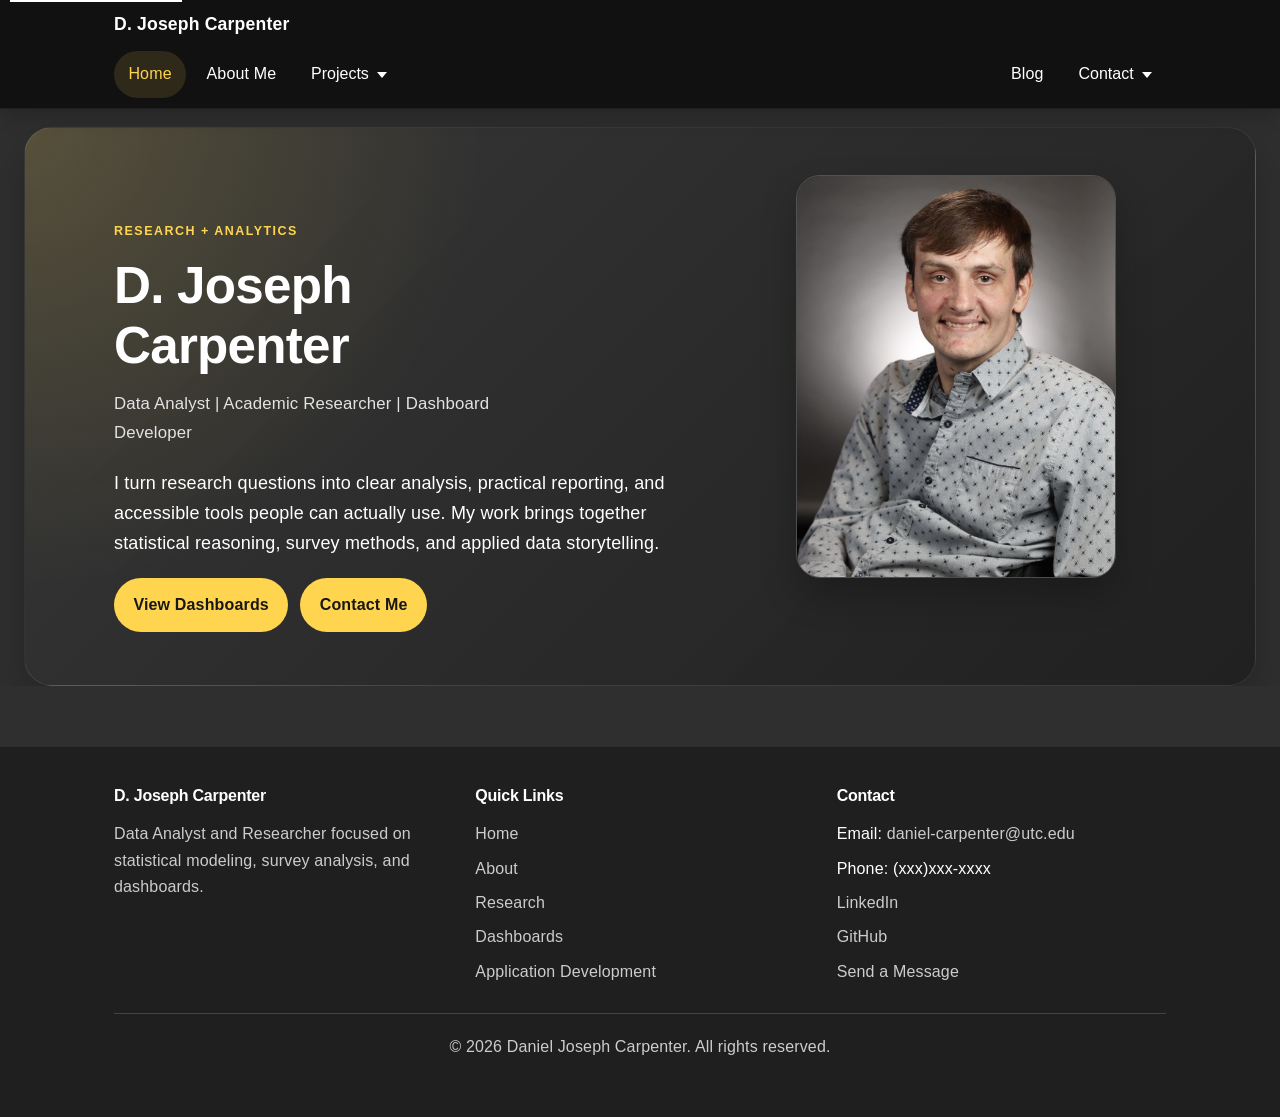
<file: index.html>
<!DOCTYPE html>
<html lang="en">
	<head>
		<meta charset="utf-8">
		<meta name="viewport" content="width=device-width, initial-scale=1">
		<title>D. Joseph Carpenter | Portfolio</title>
		<meta name="description" content="Data analytics portfolio of D. Joseph Carpenter featuring statistical modeling, survey analysis, dashboards, and data-driven insights." />
		<meta name="theme-color" content="#111111">
		<meta property="og:title" content="D. Joseph Carpenter | Portfolio">
		<meta property="og:description" content="Data analytics portfolio featuring statistical modeling, survey analysis, dashboards, research, and coding projects.">
		<meta property="og:image" content="Headshot.jpg">
		<link rel="icon" type="image/png" href="UTC logo.png">
		<link rel="stylesheet" href="site.css">
		<style>
			.hero-section {
				position: relative;
				overflow: hidden;
				padding-top: 72px;
				padding-bottom: 54px;
			}
			.hero-section::before {
				content: "";
				position: absolute;
				inset: 18px 24px 0 24px;
				border-radius: 28px;
				background:
					radial-gradient(circle at top left, rgba(255, 213, 79, 0.16), transparent 34%),
					linear-gradient(135deg, rgba(56, 56, 56, 0.92), rgba(32, 32, 32, 0.98));
				border: 1px solid rgba(255, 255, 255, 0.08);
				box-shadow: 0 18px 42px rgba(0, 0, 0, 0.22);
			}
			.hero-shell {
				position: relative;
				z-index: 1;
			}
			.hero-section .col-md-7 {margin-top: 36px;}
			.hero-title {
				max-width: 10ch;
				margin-bottom: 12px;
			}
			.hero-subtitle {margin-top: 0; margin-bottom: 0; max-width: 48ch;}
			.hero-text {margin-top: 22px; font-size: 18px; max-width: 58ch;}
			.hero-image-wrap {
				position: relative;
				display: flex;
				justify-content: center;
			}
			.hero-image-wrap::before {
				content: "";
				position: absolute;
				width: 330px;
				height: 330px;
				border-radius: 50%;
				background: radial-gradient(circle, rgba(255, 213, 79, 0.22), rgba(255, 213, 79, 0.02) 68%, transparent 72%);
				filter: blur(4px);
			}
			.hero-image {
				position: relative;
				width: 320px;
				border-radius: 24px;
				margin-top: -6px;
				max-width: 100%;
				border: 1px solid rgba(255, 255, 255, 0.18);
				box-shadow: 0 18px 36px rgba(0, 0, 0, 0.24);
			}
			@media (max-width: 767px) {
				.hero-section {
					padding-top: 34px;
					padding-bottom: 22px;
				}
				.hero-section::before {
					inset: 8px 12px 0 12px;
					border-radius: 22px;
				}
				.hero-section .col-md-7 {margin-top: 0;}
				.hero-text {font-size: 16px;}
				.hero-image-wrap::before {
					width: 250px;
					height: 250px;
				}
				.hero-image {width: 240px; margin: 30px auto 0; border-radius: 18px;}
			}
		</style>
	</head>
	<body>
		<a href="#main-content" class="skip-link">Skip to main content</a>
		<nav class="navbar navbar-inverse" aria-label="Primary">
		  <div class="container">
			<div class="navbar-header">
			  <button type="button" class="navbar-toggle collapsed" aria-controls="site-navbar" aria-expanded="false">
				<span class="sr-only">Toggle navigation</span>
				<span class="icon-bar"></span>
				<span class="icon-bar"></span>
				<span class="icon-bar"></span>
			  </button>
			  <a class="navbar-brand" href="index.html">D. Joseph Carpenter</a>
			</div>
			<div class="collapse navbar-collapse" id="site-navbar">
			  <ul class="nav navbar-nav">
				<li class="active"><a href="index.html" aria-current="page">Home <span class="sr-only">(current)</span></a></li>
				<li><a href="About_me.html">About Me</a></li>
				<li class="dropdown">
					<button type="button" class="dropdown-toggle" aria-haspopup="true" aria-expanded="false">Projects <span class="caret" aria-hidden="true"></span></button>
					<ul class="dropdown-menu">
						<li><a href="Research.html">Research</a></li>
						<li><a href="Dashboards.html">Dashboards</a></li>
						<li><a href="appDev.html">Application Development</a></li>
					</ul>
				</li>
			  </ul>
			  <ul class="nav navbar-nav navbar-right">
				<li><a href="Blog.html">Blog</a></li>
				<li class="dropdown">
					<button type="button" class="dropdown-toggle" aria-haspopup="true" aria-expanded="false">Contact <span class="caret" aria-hidden="true"></span></button>
					<ul class="dropdown-menu">
						<li><a href="Contact_Info.html">Contact Information</a></li>
						<li><a href="Resume_CV.html">Resume/CV</a></li>
						<li><a href="https://www.linkedin.com/in/daniel-carpenter-a06634197/" target="_blank" rel="noopener noreferrer" aria-label="LinkedIn profile opens in a new tab">LinkedIn</a></li>
						<li><a href="https://github.com/Joe4747549" target="_blank" rel="noopener noreferrer" aria-label="GitHub profile opens in a new tab">GitHub</a></li>
						<li role="separator" class="divider"></li>
						<li><a href="Send_Message.html">Send a Message</a></li>
					</ul>
				</li>
			  </ul>
			</div>
		  </div>
		</nav>
		<main id="main-content">
			<div class="hero-section page-section">
				<div class="container hero-shell">
					<div class="row">
						<div class="col-md-7">
							<p class="eyebrow">Research + Analytics</p>
							<h1 class="hero-title">D. Joseph Carpenter</h1>
							<p class="hero-subtitle">Data Analyst | Academic Researcher | Dashboard Developer</p>
							<p class="hero-text">
								I turn research questions into clear analysis, practical reporting, and accessible tools people can actually use. My work brings together statistical reasoning, survey methods, and applied data storytelling.
							</p>
							<div class="button-row">
								<a href="Dashboards.html" class="btn btn-primary" aria-label="View data dashboards">View Dashboards</a>
								<a href="Contact_Info.html" class="btn btn-primary" aria-label="Go to contact information page">Contact Me</a>
							</div>
						</div>
						<div class="col-md-5">
							<div class="hero-image-wrap">
							<img src="Headshot.jpg" alt="Professional headshot of D. Joseph Carpenter." class="hero-image">
							</div>
						</div>
					</div>
				</div>
			</div>
		</main>
		<footer class="footer">
			<div class="container">
				<div class="row">
					<div class="col-md-4">
						<h4>D. Joseph Carpenter</h4>
						<p>Data Analyst and Researcher focused on statistical modeling, survey analysis, and dashboards.</p>
					</div>
					<div class="col-md-4">
						<h4>Quick Links</h4>
						<ul class="footer-links">
							<li><a href="index.html">Home</a></li>
							<li><a href="About_me.html">About</a></li>
							<li><a href="Research.html">Research</a></li>
							<li><a href="Dashboards.html">Dashboards</a></li>
							<li><a href="appDev.html">Application Development</a></li>
						</ul>
					</div>
					<div class="col-md-4">
						<h4>Contact</h4>
						<ul class="footer-links">
							<li>Email: <a href="mailto:daniel-carpenter@utc.edu">daniel-carpenter@utc.edu</a></li>
							<li>Phone: (xxx)xxx-xxxx</li>
							<li><a href="https://www.linkedin.com/in/daniel-carpenter-a06634197/" target="_blank" rel="noopener noreferrer" aria-label="LinkedIn profile opens in a new tab">LinkedIn</a></li>
							<li><a href="https://github.com/Joe4747549" target="_blank" rel="noopener noreferrer" aria-label="GitHub profile opens in a new tab">GitHub</a></li>
							<li><a href="Send_Message.html">Send a Message</a></li>
						</ul>
					</div>
				</div>
				<hr>
				<div class="text-center">
					<p>&copy; 2026 Daniel Joseph Carpenter. All rights reserved.</p>
				</div>
			</div>
		</footer>
		<script src="site.js"></script>
	</body>
</html>
</file>
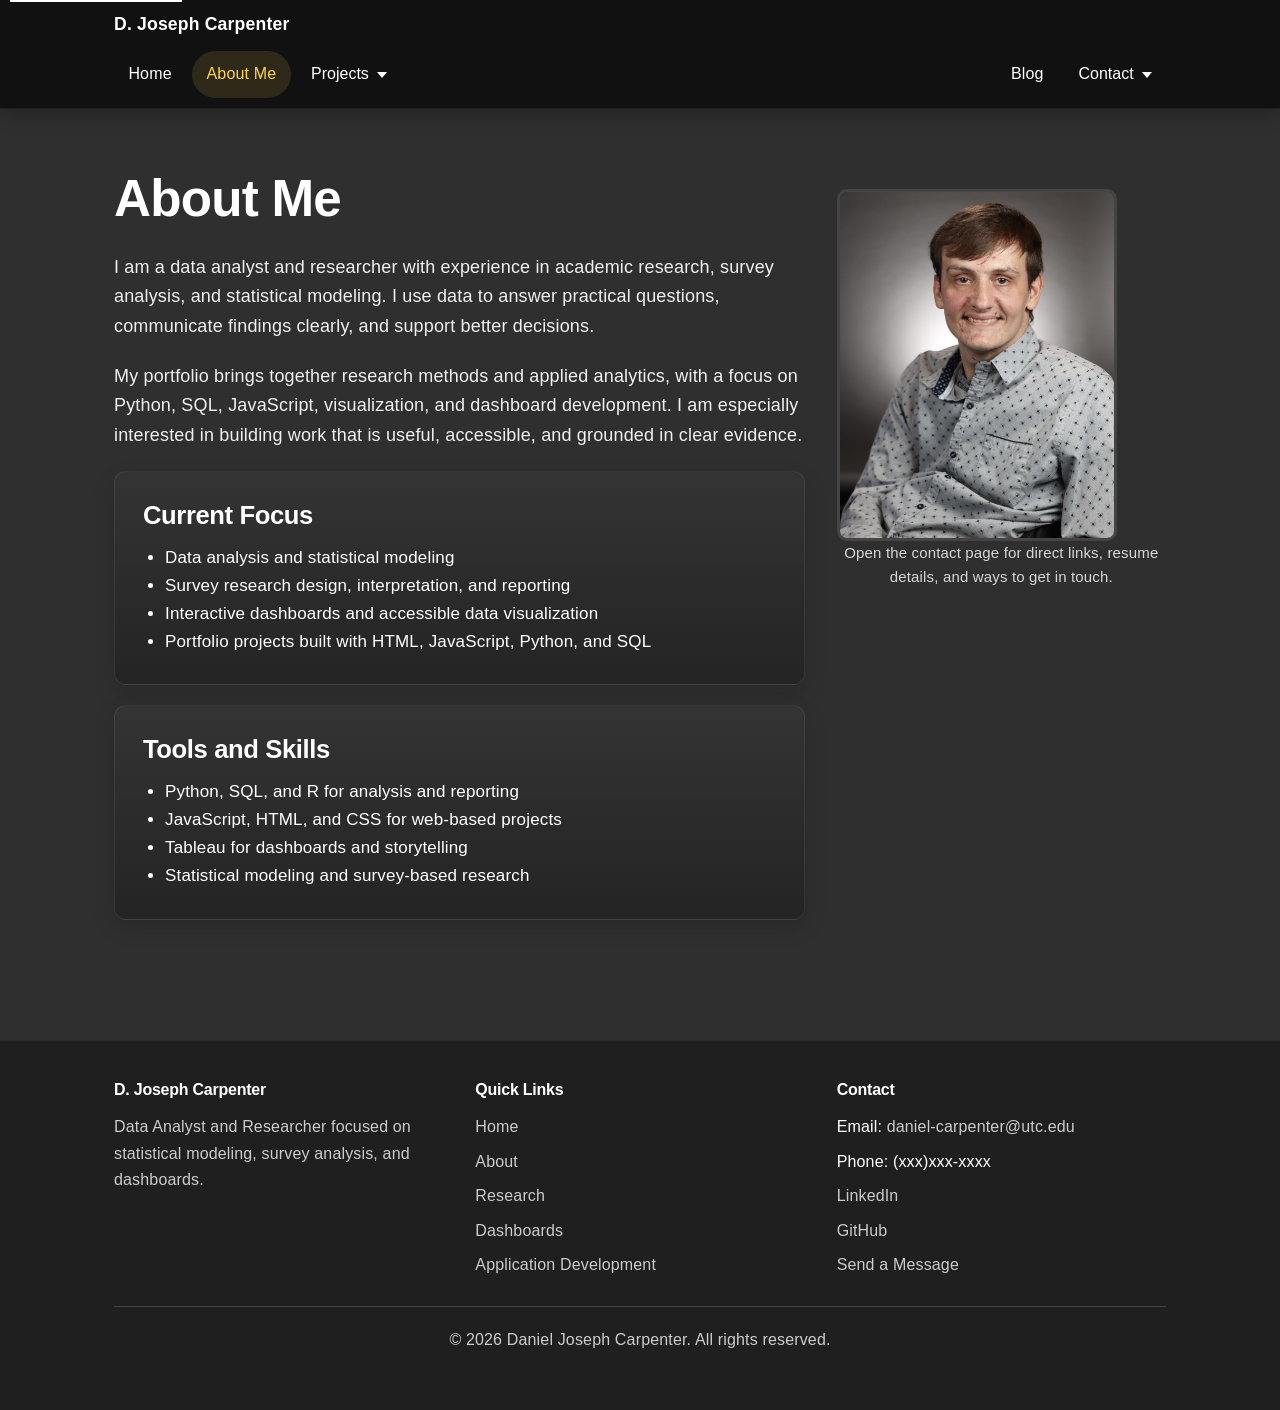
<file: About_me.html>
<!DOCTYPE html>
<html lang="en">
	<head>
		<meta charset="utf-8">
		<meta name="viewport" content="width=device-width, initial-scale=1">
		<title>About Me | D. Joseph Carpenter</title>
		<meta name="description" content="Data analytics portfolio of D. Joseph Carpenter featuring statistical modeling, survey analysis, dashboards, and data-driven insights." />
		<meta name="theme-color" content="#111111">
		<meta property="og:title" content="About Me | D. Joseph Carpenter">
		<meta property="og:description" content="Background, skills, and current focus areas for D. Joseph Carpenter in research, analytics, and dashboard development.">
		<meta property="og:image" content="Headshot.jpg">
		<link rel="icon" type="image/png" href="UTC logo.png">
		<meta http-equiv="Content-Security-Policy" content="default-src 'self'; style-src 'self' 'unsafe-inline'; script-src 'self'; img-src 'self' data:; font-src 'self'; connect-src 'self'; frame-ancestors 'self'; base-uri 'self'; form-action 'self'; upgrade-insecure-requests" />
		<link rel="stylesheet" href="site.css">
		<style>
			.about-text {font-size: 18px; margin-bottom: 20px; color: #f0f0f0;}
			.about-list {margin-bottom: 25px; font-size: 17px; padding-left: 22px;}
			.about-card {margin-top: 20px;}
			.section-title {margin-top: 35px;}
			.about-image {width: 280px; max-width: 100%; border-radius: 10px; margin-top: 20px; border: 3px solid #444;}
			.contact-note {font-size: 15px; color: #d7d7d7;}
			@media (max-width: 767px) {
				.about-text,
				.about-list {font-size: 16px;}
				.section-title {margin-top: 0;}
				.about-image {width: 220px; margin: 10px auto 20px;}
				.contact-note {text-align: center; margin-bottom: 25px;}
			}
		</style>
	</head>
	<body>
		<a href="#main-content" class="skip-link">Skip to main content</a>
		<nav class="navbar navbar-inverse" aria-label="Primary">
		  <div class="container">
			<div class="navbar-header">
			  <button type="button" class="navbar-toggle collapsed" aria-controls="site-navbar" aria-expanded="false">
				<span class="sr-only">Toggle navigation</span>
				<span class="icon-bar"></span>
				<span class="icon-bar"></span>
				<span class="icon-bar"></span>
			  </button>
			  <a class="navbar-brand" href="index.html">D. Joseph Carpenter</a>
			</div>
			<div class="collapse navbar-collapse" id="site-navbar">
			  <ul class="nav navbar-nav">
				<li><a href="index.html">Home</a></li>
				<li class="active"><a href="About_me.html" aria-current="page">About Me <span class="sr-only">(current)</span></a></li>
				<li class="dropdown">
					<button type="button" class="dropdown-toggle" aria-haspopup="true" aria-expanded="false">Projects <span class="caret" aria-hidden="true"></span></button>
					<ul class="dropdown-menu">
						<li><a href="Research.html">Research</a></li>
						<li><a href="Dashboards.html">Dashboards</a></li>
						<li><a href="appDev.html">Application Development</a></li>
					</ul>
				</li>
			  </ul>
			  <ul class="nav navbar-nav navbar-right">
				<li><a href="Blog.html">Blog</a></li>
				<li class="dropdown">
					<button type="button" class="dropdown-toggle" aria-haspopup="true" aria-expanded="false">Contact <span class="caret" aria-hidden="true"></span></button>
					<ul class="dropdown-menu">
						<li><a href="Contact_Info.html">Contact Information</a></li>
						<li><a href="Resume_CV.html">Resume/CV</a></li>
						<li><a href="https://www.linkedin.com/in/daniel-carpenter-a06634197/" target="_blank" rel="noopener noreferrer" aria-label="LinkedIn profile opens in a new tab">LinkedIn</a></li>
						<li><a href="https://github.com/Joe4747549" target="_blank" rel="noopener noreferrer" aria-label="GitHub profile opens in a new tab">GitHub</a></li>
						<li role="separator" class="divider"></li>
						<li><a href="Send_Message.html">Send a Message</a></li>
					</ul>
				</li>
			  </ul>
			</div>
		  </div>
		</nav>
		<main id="main-content">
			<div class="about-section page-section">
				<div class="container">
					<div class="row">
						<div class="col-md-8">
							<h1>About Me</h1>
							<p class="about-text">
								I am a data analyst and researcher with experience in academic research,
								survey analysis, and statistical modeling. I use data to answer practical
								questions, communicate findings clearly, and support better decisions.
							</p>
							<p class="about-text">
								My portfolio brings together research methods and applied analytics, with
								a focus on Python, SQL, JavaScript, visualization, and dashboard development.
								I am especially interested in building work that is useful, accessible,
								and grounded in clear evidence.
							</p>
							<section class="about-card surface-card content-card" aria-labelledby="current-focus-title">
								<h2 class="section-title" id="current-focus-title">Current Focus</h2>
								<ul class="about-list">
									<li>Data analysis and statistical modeling</li>
									<li>Survey research design, interpretation, and reporting</li>
									<li>Interactive dashboards and accessible data visualization</li>
									<li>Portfolio projects built with HTML, JavaScript, Python, and SQL</li>
								</ul>
							</section>
							<section class="about-card surface-card content-card" aria-labelledby="tools-title">
								<h2 class="section-title" id="tools-title">Tools and Skills</h2>
								<ul class="about-list">
									<li>Python, SQL, and R for analysis and reporting</li>
									<li>JavaScript, HTML, and CSS for web-based projects</li>
									<li>Tableau for dashboards and storytelling</li>
									<li>Statistical modeling and survey-based research</li>
								</ul>
							</section>
						</div>
						<div class="col-md-4 text-center">
							<img src="Headshot.jpg" alt="Professional headshot of D. Joseph Carpenter." class="about-image" loading="lazy" decoding="async">
							<p class="contact-note">Open the contact page for direct links, resume details, and ways to get in touch.</p>
						</div>
					</div>
				</div>
			</div>
		</main>
		<footer class="footer">
			<div class="container">
				<div class="row">
					<div class="col-md-4">
						<h4>D. Joseph Carpenter</h4>
						<p>Data Analyst and Researcher focused on statistical modeling, survey analysis, and dashboards.</p>
					</div>
					<div class="col-md-4">
						<h4>Quick Links</h4>
						<ul class="footer-links">
							<li><a href="index.html">Home</a></li>
							<li><a href="About_me.html">About</a></li>
							<li><a href="Research.html">Research</a></li>
							<li><a href="Dashboards.html">Dashboards</a></li>
							<li><a href="appDev.html">Application Development</a></li>
						</ul>
					</div>
					<div class="col-md-4">
						<h4>Contact</h4>
						<ul class="footer-links">
							<li>Email: <a href="mailto:daniel-carpenter@utc.edu">daniel-carpenter@utc.edu</a></li>
							<li>Phone: (xxx)xxx-xxxx</li>
							<li><a href="https://www.linkedin.com/in/daniel-carpenter-a06634197/" target="_blank" rel="noopener noreferrer" aria-label="LinkedIn profile opens in a new tab">LinkedIn</a></li>
							<li><a href="https://github.com/Joe4747549" target="_blank" rel="noopener noreferrer" aria-label="GitHub profile opens in a new tab">GitHub</a></li>
							<li><a href="Send_Message.html">Send a Message</a></li>
						</ul>
					</div>
				</div>
				<hr>
				<div class="text-center">
					<p>&copy; 2026 Daniel Joseph Carpenter. All rights reserved.</p>
				</div>
			</div>
		</footer>
		<script src="site.js"></script>
	</body>
</html>
</file>
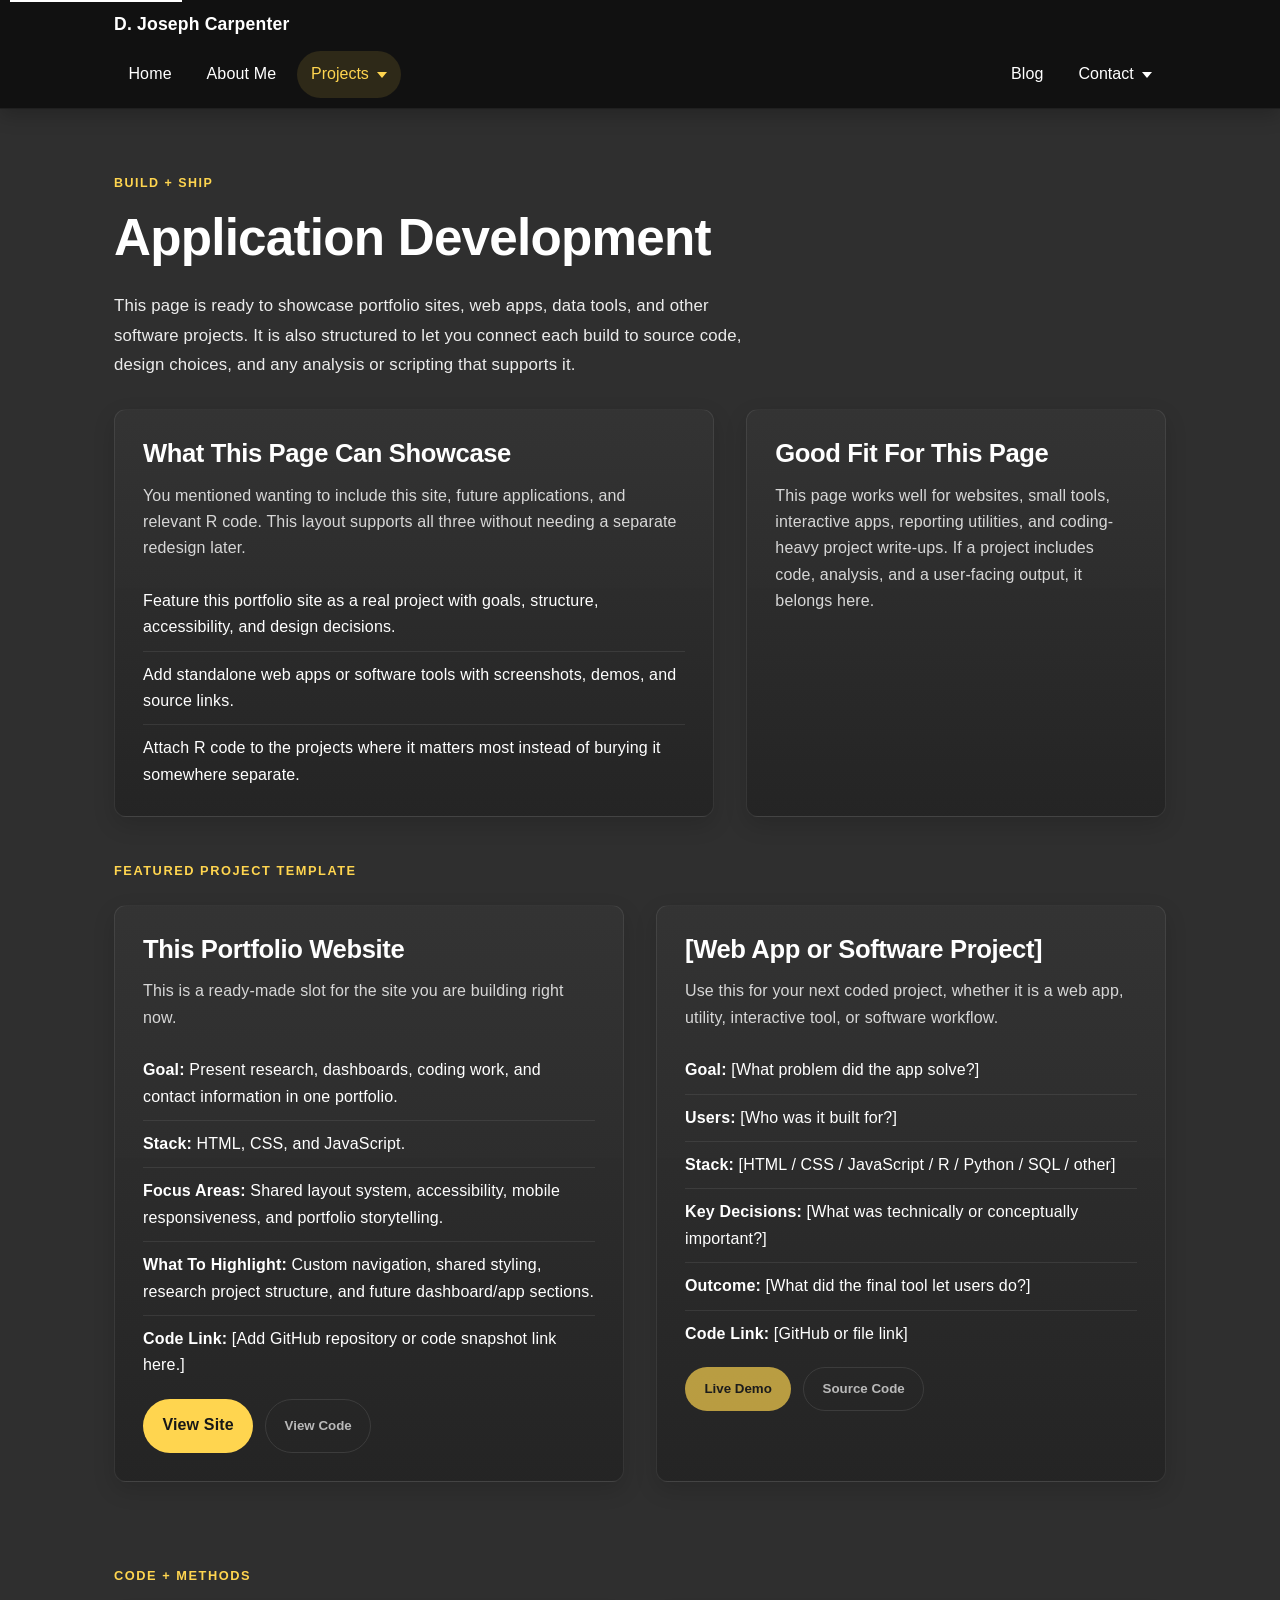
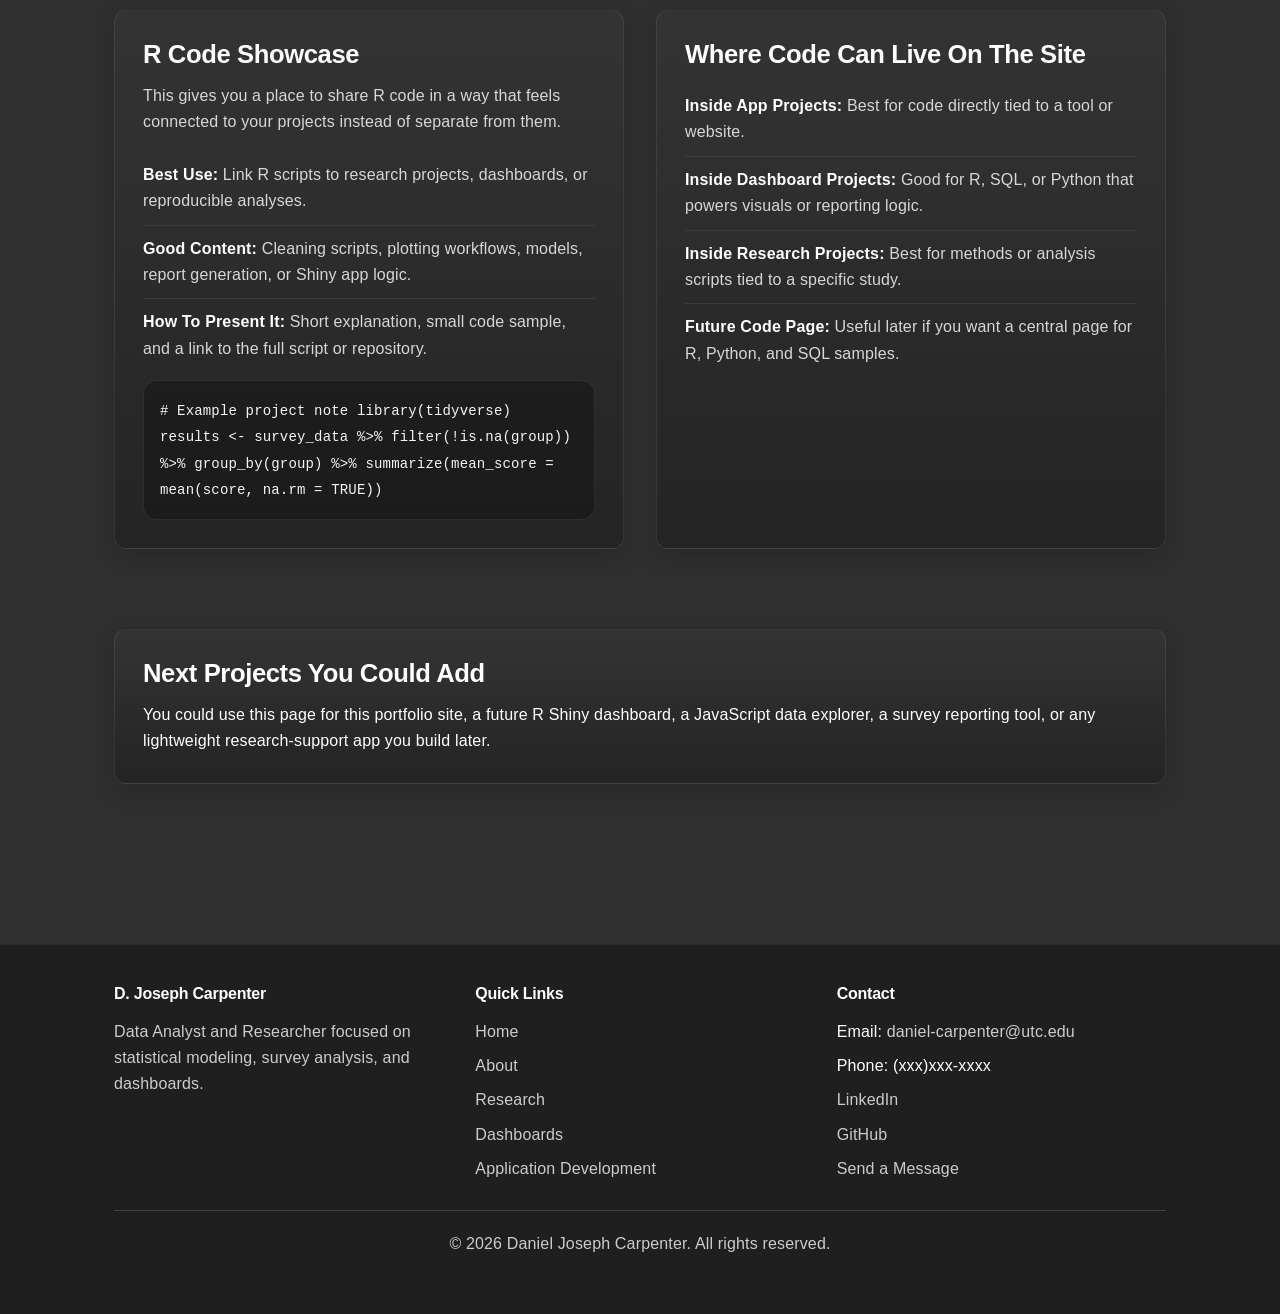
<file: appDev.html>
<!DOCTYPE html>
<html lang="en">
	<head>
		<meta charset="utf-8">
		<meta name="viewport" content="width=device-width, initial-scale=1">
		<title>Application Development | D. Joseph Carpenter</title>
		<meta name="description" content="Application development portfolio page for D. Joseph Carpenter featuring web and software project work." />
		<meta name="theme-color" content="#111111">
		<meta property="og:title" content="Application Development | D. Joseph Carpenter">
		<meta property="og:description" content="Application and web development portfolio featuring software tools, portfolio builds, and code-connected projects.">
		<meta property="og:image" content="Headshot.jpg">
		<link rel="icon" type="image/png" href="UTC logo.png">
		<link rel="stylesheet" href="site.css">
		<style>
			.dev-card p,
			.template-card p,
			.code-card p,
			.code-card li,
			.showcase-note p {color: #d7d7d7;}
			.template-meta,
			.code-list,
			.readiness-list {
				list-style: none;
				padding: 0;
				margin: 0;
			}
			.template-meta li,
			.code-list li,
			.readiness-list li {
				padding: 10px 0;
				border-bottom: 1px solid rgba(255, 255, 255, 0.08);
			}
			.template-meta li:last-child,
			.code-list li:last-child,
			.readiness-list li:last-child {border-bottom: 0; padding-bottom: 0;}
			.template-meta strong,
			.code-list strong {color: #ffffff;}
			.dev-grid,
			.code-grid,
			.template-grid {margin-top: 10px;}
			.dev-card,
			.template-card,
			.code-card,
			.showcase-note {height: 100%;}
			.code-sample {
				margin-top: 18px;
				padding: 16px;
				border-radius: 14px;
				background: rgba(0, 0, 0, 0.26);
				border: 1px solid rgba(255, 255, 255, 0.08);
				overflow-x: auto;
			}
			.code-sample code {
				font-family: Consolas, "Courier New", monospace;
				color: #f5f5f5;
				font-size: 14px;
			}
			.section-label {
				display: inline-block;
				margin-bottom: 14px;
				color: #ffd54f;
				font-size: 0.8rem;
				font-weight: 700;
				text-transform: uppercase;
				letter-spacing: 0.12em;
			}
			@media (max-width: 767px) {
				.code-sample {padding: 14px;}
			}
		</style>
	</head>
	<body>
		<a href="#main-content" class="skip-link">Skip to main content</a>
		<nav class="navbar navbar-inverse" aria-label="Primary">
		  <div class="container">
			<div class="navbar-header">
			  <button type="button" class="navbar-toggle collapsed" aria-controls="site-navbar" aria-expanded="false">
				<span class="sr-only">Toggle navigation</span>
				<span class="icon-bar"></span>
				<span class="icon-bar"></span>
				<span class="icon-bar"></span>
			  </button>
			  <a class="navbar-brand" href="index.html">D. Joseph Carpenter</a>
			</div>
			<div class="collapse navbar-collapse" id="site-navbar">
			  <ul class="nav navbar-nav">
				<li><a href="index.html">Home</a></li>
				<li><a href="About_me.html">About Me</a></li>
				<li class="dropdown active">
					<button type="button" class="dropdown-toggle" aria-haspopup="true" aria-expanded="false">Projects <span class="caret" aria-hidden="true"></span></button>
					<ul class="dropdown-menu">
						<li><a href="Research.html">Research</a></li>
						<li><a href="Dashboards.html">Dashboards</a></li>
						<li class="active"><a href="appDev.html" aria-current="page">Application Development <span class="sr-only">(current)</span></a></li>
					</ul>
				</li>
			  </ul>
			  <ul class="nav navbar-nav navbar-right">
				<li><a href="Blog.html">Blog</a></li>
				<li class="dropdown">
					<button type="button" class="dropdown-toggle" aria-haspopup="true" aria-expanded="false">Contact <span class="caret" aria-hidden="true"></span></button>
					<ul class="dropdown-menu">
						<li><a href="Contact_Info.html">Contact Information</a></li>
						<li><a href="Resume_CV.html">Resume/CV</a></li>
						<li><a href="https://www.linkedin.com/in/daniel-carpenter-a06634197/" target="_blank" rel="noopener noreferrer" aria-label="LinkedIn profile opens in a new tab">LinkedIn</a></li>
						<li><a href="https://github.com/Joe4747549" target="_blank" rel="noopener noreferrer" aria-label="GitHub profile opens in a new tab">GitHub</a></li>
						<li role="separator" class="divider"></li>
						<li><a href="Send_Message.html">Send a Message</a></li>
					</ul>
				</li>
			  </ul>
			</div>
		  </div>
		</nav>
		<main id="main-content">
			<div class="page-section">
				<div class="container">
					<p class="eyebrow">Build + Ship</p>
					<h1>Application Development</h1>
					<p class="page-intro">This page is ready to showcase portfolio sites, web apps, data tools, and other software projects. It is also structured to let you connect each build to source code, design choices, and any analysis or scripting that supports it.</p>

					<div class="row template-grid">
						<div class="col-md-7">
							<section class="dev-card surface-card content-card" aria-labelledby="appdev-ready-title">
								<h2 id="appdev-ready-title">What This Page Can Showcase</h2>
								<p>You mentioned wanting to include this site, future applications, and relevant R code. This layout supports all three without needing a separate redesign later.</p>
								<ul class="readiness-list">
									<li>Feature this portfolio site as a real project with goals, structure, accessibility, and design decisions.</li>
									<li>Add standalone web apps or software tools with screenshots, demos, and source links.</li>
									<li>Attach R code to the projects where it matters most instead of burying it somewhere separate.</li>
								</ul>
							</section>
						</div>
						<div class="col-md-5">
							<section class="showcase-note surface-card content-card" aria-labelledby="appdev-note-title">
								<h2 id="appdev-note-title">Good Fit For This Page</h2>
								<p>This page works well for websites, small tools, interactive apps, reporting utilities, and coding-heavy project write-ups. If a project includes code, analysis, and a user-facing output, it belongs here.</p>
							</section>
						</div>
					</div>

					<div class="page-section-tight">
						<span class="section-label">Featured Project Template</span>
						<div class="row dev-grid">
							<div class="col-md-6">
								<section class="template-card surface-card content-card" aria-labelledby="site-project-title">
									<h2 id="site-project-title">This Portfolio Website</h2>
									<p>This is a ready-made slot for the site you are building right now.</p>
									<ul class="template-meta">
										<li><strong>Goal:</strong> Present research, dashboards, coding work, and contact information in one portfolio.</li>
										<li><strong>Stack:</strong> HTML, CSS, and JavaScript.</li>
										<li><strong>Focus Areas:</strong> Shared layout system, accessibility, mobile responsiveness, and portfolio storytelling.</li>
										<li><strong>What To Highlight:</strong> Custom navigation, shared styling, research project structure, and future dashboard/app sections.</li>
										<li><strong>Code Link:</strong> [Add GitHub repository or code snapshot link here.]</li>
									</ul>
									<div class="button-row">
										<a href="index.html" class="btn btn-primary" aria-label="View this portfolio site">View Site</a>
										<button type="button" class="btn btn-default btn-disabled" disabled aria-label="Portfolio code link coming soon">View Code</button>
									</div>
								</section>
							</div>
							<div class="col-md-6">
								<section class="template-card surface-card content-card" aria-labelledby="app-template-title">
									<h2 id="app-template-title">[Web App or Software Project]</h2>
									<p>Use this for your next coded project, whether it is a web app, utility, interactive tool, or software workflow.</p>
									<ul class="template-meta">
										<li><strong>Goal:</strong> [What problem did the app solve?]</li>
										<li><strong>Users:</strong> [Who was it built for?]</li>
										<li><strong>Stack:</strong> [HTML / CSS / JavaScript / R / Python / SQL / other]</li>
										<li><strong>Key Decisions:</strong> [What was technically or conceptually important?]</li>
										<li><strong>Outcome:</strong> [What did the final tool let users do?]</li>
										<li><strong>Code Link:</strong> [GitHub or file link]</li>
									</ul>
									<div class="button-row">
										<button type="button" class="btn btn-primary btn-disabled" disabled aria-label="Live app link coming soon">Live Demo</button>
										<button type="button" class="btn btn-default btn-disabled" disabled aria-label="Source code link coming soon">Source Code</button>
									</div>
								</section>
							</div>
						</div>
					</div>

					<div class="page-section-tight">
						<span class="section-label">Code + Methods</span>
						<div class="row code-grid">
							<div class="col-md-6">
								<section class="code-card surface-card content-card" aria-labelledby="r-code-title">
									<h2 id="r-code-title">R Code Showcase</h2>
									<p>This gives you a place to share R code in a way that feels connected to your projects instead of separate from them.</p>
									<ul class="code-list">
										<li><strong>Best Use:</strong> Link R scripts to research projects, dashboards, or reproducible analyses.</li>
										<li><strong>Good Content:</strong> Cleaning scripts, plotting workflows, models, report generation, or Shiny app logic.</li>
										<li><strong>How To Present It:</strong> Short explanation, small code sample, and a link to the full script or repository.</li>
									</ul>
									<div class="code-sample">
<code># Example project note
library(tidyverse)

results <- survey_data %&gt;%
  filter(!is.na(group)) %&gt;%
  group_by(group) %&gt;%
  summarize(mean_score = mean(score, na.rm = TRUE))</code>
									</div>
								</section>
							</div>
							<div class="col-md-6">
								<section class="code-card surface-card content-card" aria-labelledby="code-integration-title">
									<h2 id="code-integration-title">Where Code Can Live On The Site</h2>
									<ul class="code-list">
										<li><strong>Inside App Projects:</strong> Best for code directly tied to a tool or website.</li>
										<li><strong>Inside Dashboard Projects:</strong> Good for R, SQL, or Python that powers visuals or reporting logic.</li>
										<li><strong>Inside Research Projects:</strong> Best for methods or analysis scripts tied to a specific study.</li>
										<li><strong>Future Code Page:</strong> Useful later if you want a central page for R, Python, and SQL samples.</li>
									</ul>
								</section>
							</div>
						</div>
					</div>

					<div class="page-section-tight">
						<section class="surface-card content-card" aria-labelledby="appdev-next-title">
							<h2 id="appdev-next-title">Next Projects You Could Add</h2>
							<p>You could use this page for this portfolio site, a future R Shiny dashboard, a JavaScript data explorer, a survey reporting tool, or any lightweight research-support app you build later.</p>
						</section>
					</div>
				</div>
			</div>
		</main>
		<footer class="footer">
			<div class="container">
				<div class="row">
					<div class="col-md-4">
						<h4>D. Joseph Carpenter</h4>
						<p>Data Analyst and Researcher focused on statistical modeling, survey analysis, and dashboards.</p>
					</div>
					<div class="col-md-4">
						<h4>Quick Links</h4>
						<ul class="footer-links">
							<li><a href="index.html">Home</a></li>
							<li><a href="About_me.html">About</a></li>
							<li><a href="Research.html">Research</a></li>
							<li><a href="Dashboards.html">Dashboards</a></li>
							<li><a href="appDev.html">Application Development</a></li>
						</ul>
					</div>
					<div class="col-md-4">
						<h4>Contact</h4>
						<ul class="footer-links">
							<li>Email: <a href="mailto:daniel-carpenter@utc.edu">daniel-carpenter@utc.edu</a></li>
							<li>Phone: (xxx)xxx-xxxx</li>
							<li><a href="https://www.linkedin.com/in/daniel-carpenter-a06634197/" target="_blank" rel="noopener noreferrer" aria-label="LinkedIn profile opens in a new tab">LinkedIn</a></li>
							<li><a href="https://github.com/Joe4747549" target="_blank" rel="noopener noreferrer" aria-label="GitHub profile opens in a new tab">GitHub</a></li>
							<li><a href="Send_Message.html">Send a Message</a></li>
						</ul>
					</div>
				</div>
				<hr>
				<div class="text-center">
					<p>&copy; 2026 Daniel Joseph Carpenter. All rights reserved.</p>
				</div>
			</div>
		</footer>
		<script src="site.js"></script>
	</body>
</html>
</file>
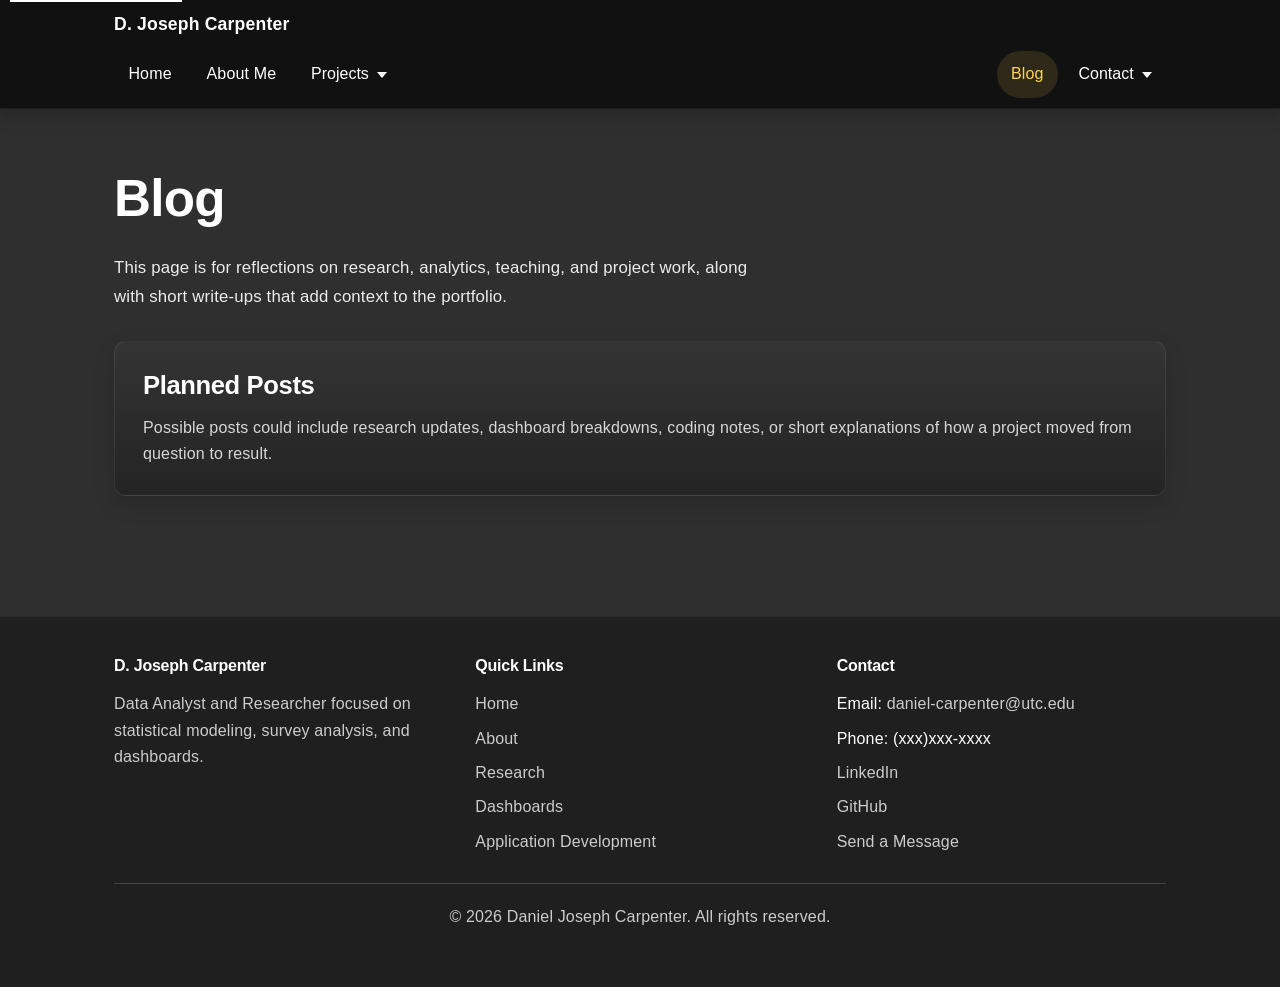
<file: Blog.html>
<!DOCTYPE html>
<html lang="en">
	<head>
		<meta charset="utf-8">
		<meta name="viewport" content="width=device-width, initial-scale=1">
		<title>Blog | D. Joseph Carpenter</title>
		<meta name="description" content="Blog page for D. Joseph Carpenter featuring writing on research, analytics, and portfolio development." />
		<meta name="theme-color" content="#111111">
		<meta property="og:title" content="Blog | D. Joseph Carpenter">
		<meta property="og:description" content="Writing and reflections on research, analytics, teaching, and project development.">
		<meta property="og:image" content="Headshot.jpg">
		<link rel="icon" type="image/png" href="UTC logo.png">
		<link rel="stylesheet" href="site.css">
		<style>
			.post-card p {color: #d7d7d7;}
		</style>
	</head>
	<body>
		<a href="#main-content" class="skip-link">Skip to main content</a>
		<nav class="navbar navbar-inverse" aria-label="Primary">
		  <div class="container">
			<div class="navbar-header">
			  <button type="button" class="navbar-toggle collapsed" aria-controls="site-navbar" aria-expanded="false">
				<span class="sr-only">Toggle navigation</span>
				<span class="icon-bar"></span>
				<span class="icon-bar"></span>
				<span class="icon-bar"></span>
			  </button>
			  <a class="navbar-brand" href="index.html">D. Joseph Carpenter</a>
			</div>
			<div class="collapse navbar-collapse" id="site-navbar">
			  <ul class="nav navbar-nav">
				<li><a href="index.html">Home</a></li>
				<li><a href="About_me.html">About Me</a></li>
				<li class="dropdown">
					<button type="button" class="dropdown-toggle" aria-haspopup="true" aria-expanded="false">Projects <span class="caret" aria-hidden="true"></span></button>
					<ul class="dropdown-menu">
						<li><a href="Research.html">Research</a></li>
						<li><a href="Dashboards.html">Dashboards</a></li>
						<li><a href="appDev.html">Application Development</a></li>
					</ul>
				</li>
			  </ul>
			  <ul class="nav navbar-nav navbar-right">
				<li class="active"><a href="Blog.html" aria-current="page">Blog <span class="sr-only">(current)</span></a></li>
				<li class="dropdown">
					<button type="button" class="dropdown-toggle" aria-haspopup="true" aria-expanded="false">Contact <span class="caret" aria-hidden="true"></span></button>
					<ul class="dropdown-menu">
						<li><a href="Contact_Info.html">Contact Information</a></li>
						<li><a href="Resume_CV.html">Resume/CV</a></li>
						<li><a href="https://www.linkedin.com/in/daniel-carpenter-a06634197/" target="_blank" rel="noopener noreferrer" aria-label="LinkedIn profile opens in a new tab">LinkedIn</a></li>
						<li><a href="https://github.com/Joe4747549" target="_blank" rel="noopener noreferrer" aria-label="GitHub profile opens in a new tab">GitHub</a></li>
						<li role="separator" class="divider"></li>
						<li><a href="Send_Message.html">Send a Message</a></li>
					</ul>
				</li>
			  </ul>
			</div>
		  </div>
		</nav>
		<main id="main-content">
			<div class="page-section">
				<div class="container">
					<h1>Blog</h1>
					<p class="page-intro">This page is for reflections on research, analytics, teaching, and project work, along with short write-ups that add context to the portfolio.</p>
					<section class="post-card surface-card content-card" aria-labelledby="blog-next-title">
						<h2 id="blog-next-title">Planned Posts</h2>
						<p>Possible posts could include research updates, dashboard breakdowns, coding notes, or short explanations of how a project moved from question to result.</p>
					</section>
				</div>
			</div>
		</main>
		<footer class="footer">
			<div class="container">
				<div class="row">
					<div class="col-md-4">
						<h4>D. Joseph Carpenter</h4>
						<p>Data Analyst and Researcher focused on statistical modeling, survey analysis, and dashboards.</p>
					</div>
					<div class="col-md-4">
						<h4>Quick Links</h4>
						<ul class="footer-links">
							<li><a href="index.html">Home</a></li>
							<li><a href="About_me.html">About</a></li>
							<li><a href="Research.html">Research</a></li>
							<li><a href="Dashboards.html">Dashboards</a></li>
							<li><a href="appDev.html">Application Development</a></li>
						</ul>
					</div>
					<div class="col-md-4">
						<h4>Contact</h4>
						<ul class="footer-links">
							<li>Email: <a href="mailto:daniel-carpenter@utc.edu">daniel-carpenter@utc.edu</a></li>
							<li>Phone: (xxx)xxx-xxxx</li>
							<li><a href="https://www.linkedin.com/in/daniel-carpenter-a06634197/" target="_blank" rel="noopener noreferrer" aria-label="LinkedIn profile opens in a new tab">LinkedIn</a></li>
							<li><a href="https://github.com/Joe4747549" target="_blank" rel="noopener noreferrer" aria-label="GitHub profile opens in a new tab">GitHub</a></li>
							<li><a href="Send_Message.html">Send a Message</a></li>
						</ul>
					</div>
				</div>
				<hr>
				<div class="text-center">
					<p>&copy; 2026 Daniel Joseph Carpenter. All rights reserved.</p>
				</div>
			</div>
		</footer>
		<script src="site.js"></script>
	</body>
</html>
</file>
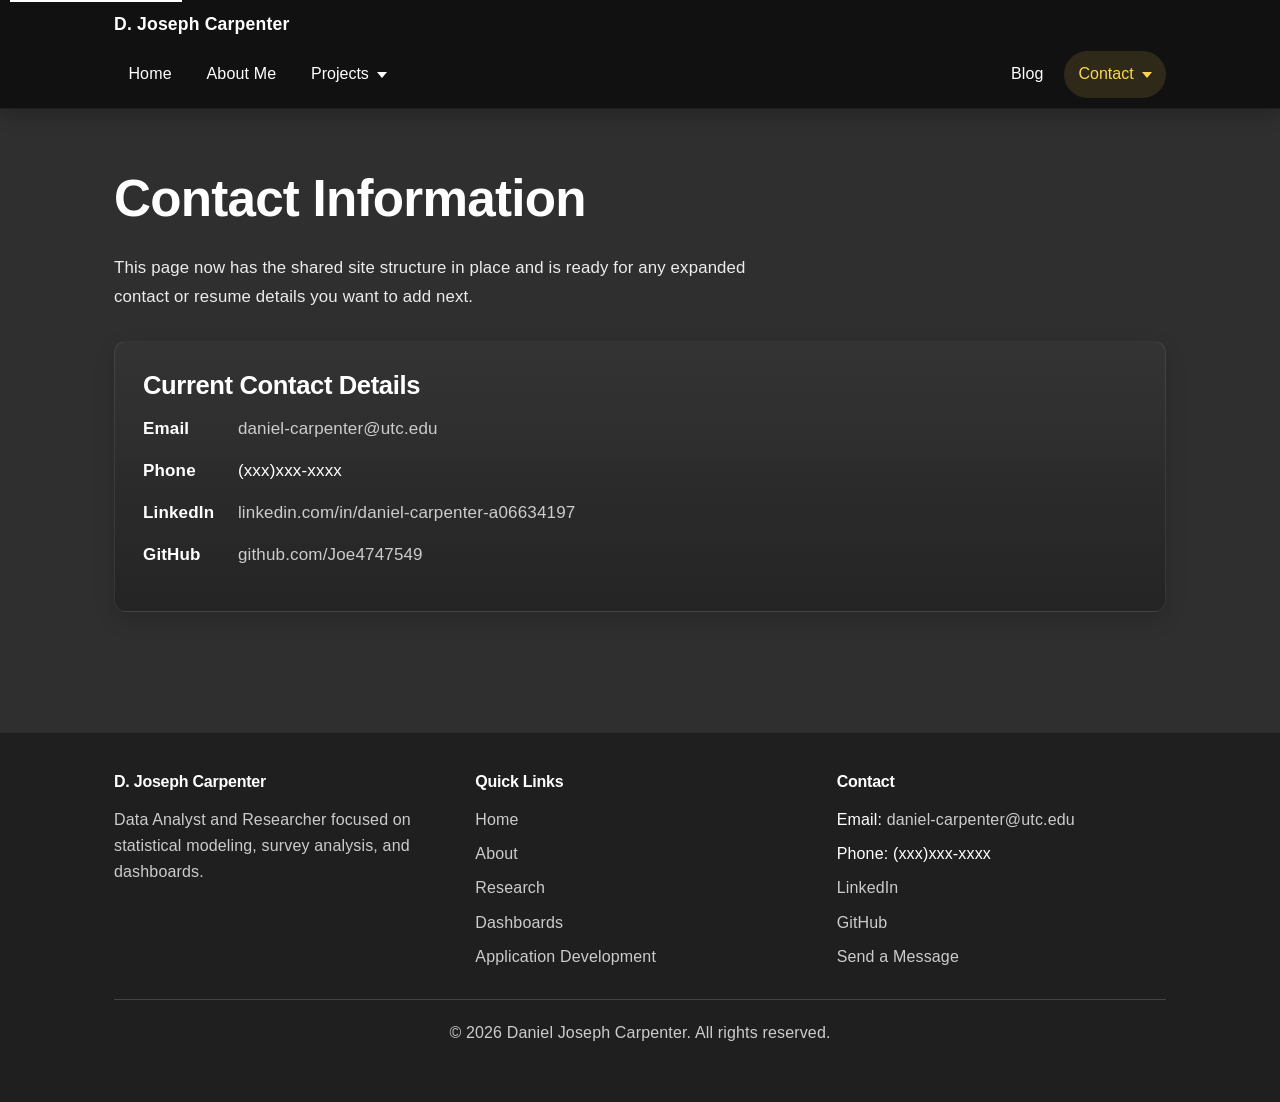
<file: Contact_Info.html>
<!DOCTYPE html>
<html lang="en">
	<head>
		<meta charset="utf-8">
		<meta name="viewport" content="width=device-width, initial-scale=1">
		<title>Contact Information | D. Joseph Carpenter</title>
		<meta name="description" content="Contact information for D. Joseph Carpenter, including email, GitHub, and LinkedIn." />
		<meta name="theme-color" content="#111111">
		<meta property="og:title" content="Contact Information | D. Joseph Carpenter">
		<meta property="og:description" content="Contact information and professional links for D. Joseph Carpenter.">
		<meta property="og:image" content="Headshot.jpg">
		<link rel="icon" type="image/png" href="UTC logo.png">
		<link rel="stylesheet" href="site.css">
		<style>
			.contact-list {list-style: none; padding: 0; margin: 0;}
			.contact-list li {margin-bottom: 14px; font-size: 17px;}
			.contact-label {display: inline-block; min-width: 90px; font-weight: 700;}
			@media (max-width: 767px) {
				.contact-label {display: block; margin-bottom: 4px;}
			}
		</style>
	</head>
	<body>
		<a href="#main-content" class="skip-link">Skip to main content</a>
		<nav class="navbar navbar-inverse" aria-label="Primary">
		  <div class="container">
			<div class="navbar-header">
			  <button type="button" class="navbar-toggle collapsed" aria-controls="site-navbar" aria-expanded="false">
				<span class="sr-only">Toggle navigation</span>
				<span class="icon-bar"></span>
				<span class="icon-bar"></span>
				<span class="icon-bar"></span>
			  </button>
			  <a class="navbar-brand" href="index.html">D. Joseph Carpenter</a>
			</div>
			<div class="collapse navbar-collapse" id="site-navbar">
			  <ul class="nav navbar-nav">
				<li><a href="index.html">Home</a></li>
				<li><a href="About_me.html">About Me</a></li>
				<li class="dropdown">
					<button type="button" class="dropdown-toggle" aria-haspopup="true" aria-expanded="false">Projects <span class="caret" aria-hidden="true"></span></button>
					<ul class="dropdown-menu">
						<li><a href="Research.html">Research</a></li>
						<li><a href="Dashboards.html">Dashboards</a></li>
						<li><a href="appDev.html">Application Development</a></li>
					</ul>
				</li>
			  </ul>
			  <ul class="nav navbar-nav navbar-right">
				<li><a href="Blog.html">Blog</a></li>
				<li class="dropdown active">
					<button type="button" class="dropdown-toggle" aria-haspopup="true" aria-expanded="false">Contact <span class="caret" aria-hidden="true"></span></button>
					<ul class="dropdown-menu">
						<li class="active"><a href="Contact_Info.html" aria-current="page">Contact Information <span class="sr-only">(current)</span></a></li>
						<li><a href="Resume_CV.html">Resume/CV</a></li>
						<li><a href="https://www.linkedin.com/in/daniel-carpenter-a06634197/" target="_blank" rel="noopener noreferrer" aria-label="LinkedIn profile opens in a new tab">LinkedIn</a></li>
						<li><a href="https://github.com/Joe4747549" target="_blank" rel="noopener noreferrer" aria-label="GitHub profile opens in a new tab">GitHub</a></li>
						<li role="separator" class="divider"></li>
						<li><a href="Send_Message.html">Send a Message</a></li>
					</ul>
				</li>
			  </ul>
			</div>
		  </div>
		</nav>
		<main id="main-content">
			<div class="page-section">
				<div class="container">
					<h1>Contact Information</h1>
					<p class="page-intro">This page now has the shared site structure in place and is ready for any expanded contact or resume details you want to add next.</p>
					<section class="contact-card surface-card content-card" aria-labelledby="contact-details-title">
						<h2 id="contact-details-title">Current Contact Details</h2>
						<ul class="contact-list">
							<li><span class="contact-label">Email</span> <a href="mailto:daniel-carpenter@utc.edu">daniel-carpenter@utc.edu</a></li>
							<li><span class="contact-label">Phone</span> (xxx)xxx-xxxx</li>
							<li><span class="contact-label">LinkedIn</span> <a href="https://www.linkedin.com/in/daniel-carpenter-a06634197/" target="_blank" rel="noopener noreferrer" aria-label="LinkedIn profile opens in a new tab">linkedin.com/in/daniel-carpenter-a06634197</a></li>
							<li><span class="contact-label">GitHub</span> <a href="https://github.com/Joe4747549" target="_blank" rel="noopener noreferrer" aria-label="GitHub profile opens in a new tab">github.com/Joe4747549</a></li>
						</ul>
					</section>
				</div>
			</div>
		</main>
		<footer class="footer">
			<div class="container">
				<div class="row">
					<div class="col-md-4">
						<h4>D. Joseph Carpenter</h4>
						<p>Data Analyst and Researcher focused on statistical modeling, survey analysis, and dashboards.</p>
					</div>
					<div class="col-md-4">
						<h4>Quick Links</h4>
						<ul class="footer-links">
							<li><a href="index.html">Home</a></li>
							<li><a href="About_me.html">About</a></li>
							<li><a href="Research.html">Research</a></li>
							<li><a href="Dashboards.html">Dashboards</a></li>
							<li><a href="appDev.html">Application Development</a></li>
						</ul>
					</div>
					<div class="col-md-4">
						<h4>Contact</h4>
						<ul class="footer-links">
							<li>Email: <a href="mailto:daniel-carpenter@utc.edu">daniel-carpenter@utc.edu</a></li>
							<li>Phone: (xxx)xxx-xxxx</li>
							<li><a href="https://www.linkedin.com/in/daniel-carpenter-a06634197/" target="_blank" rel="noopener noreferrer" aria-label="LinkedIn profile opens in a new tab">LinkedIn</a></li>
							<li><a href="https://github.com/Joe4747549" target="_blank" rel="noopener noreferrer" aria-label="GitHub profile opens in a new tab">GitHub</a></li>
							<li><a href="Send_Message.html">Send a Message</a></li>
						</ul>
					</div>
				</div>
				<hr>
				<div class="text-center">
					<p>&copy; 2026 Daniel Joseph Carpenter. All rights reserved.</p>
				</div>
			</div>
		</footer>
		<script src="site.js"></script>
	</body>
</html>
</file>
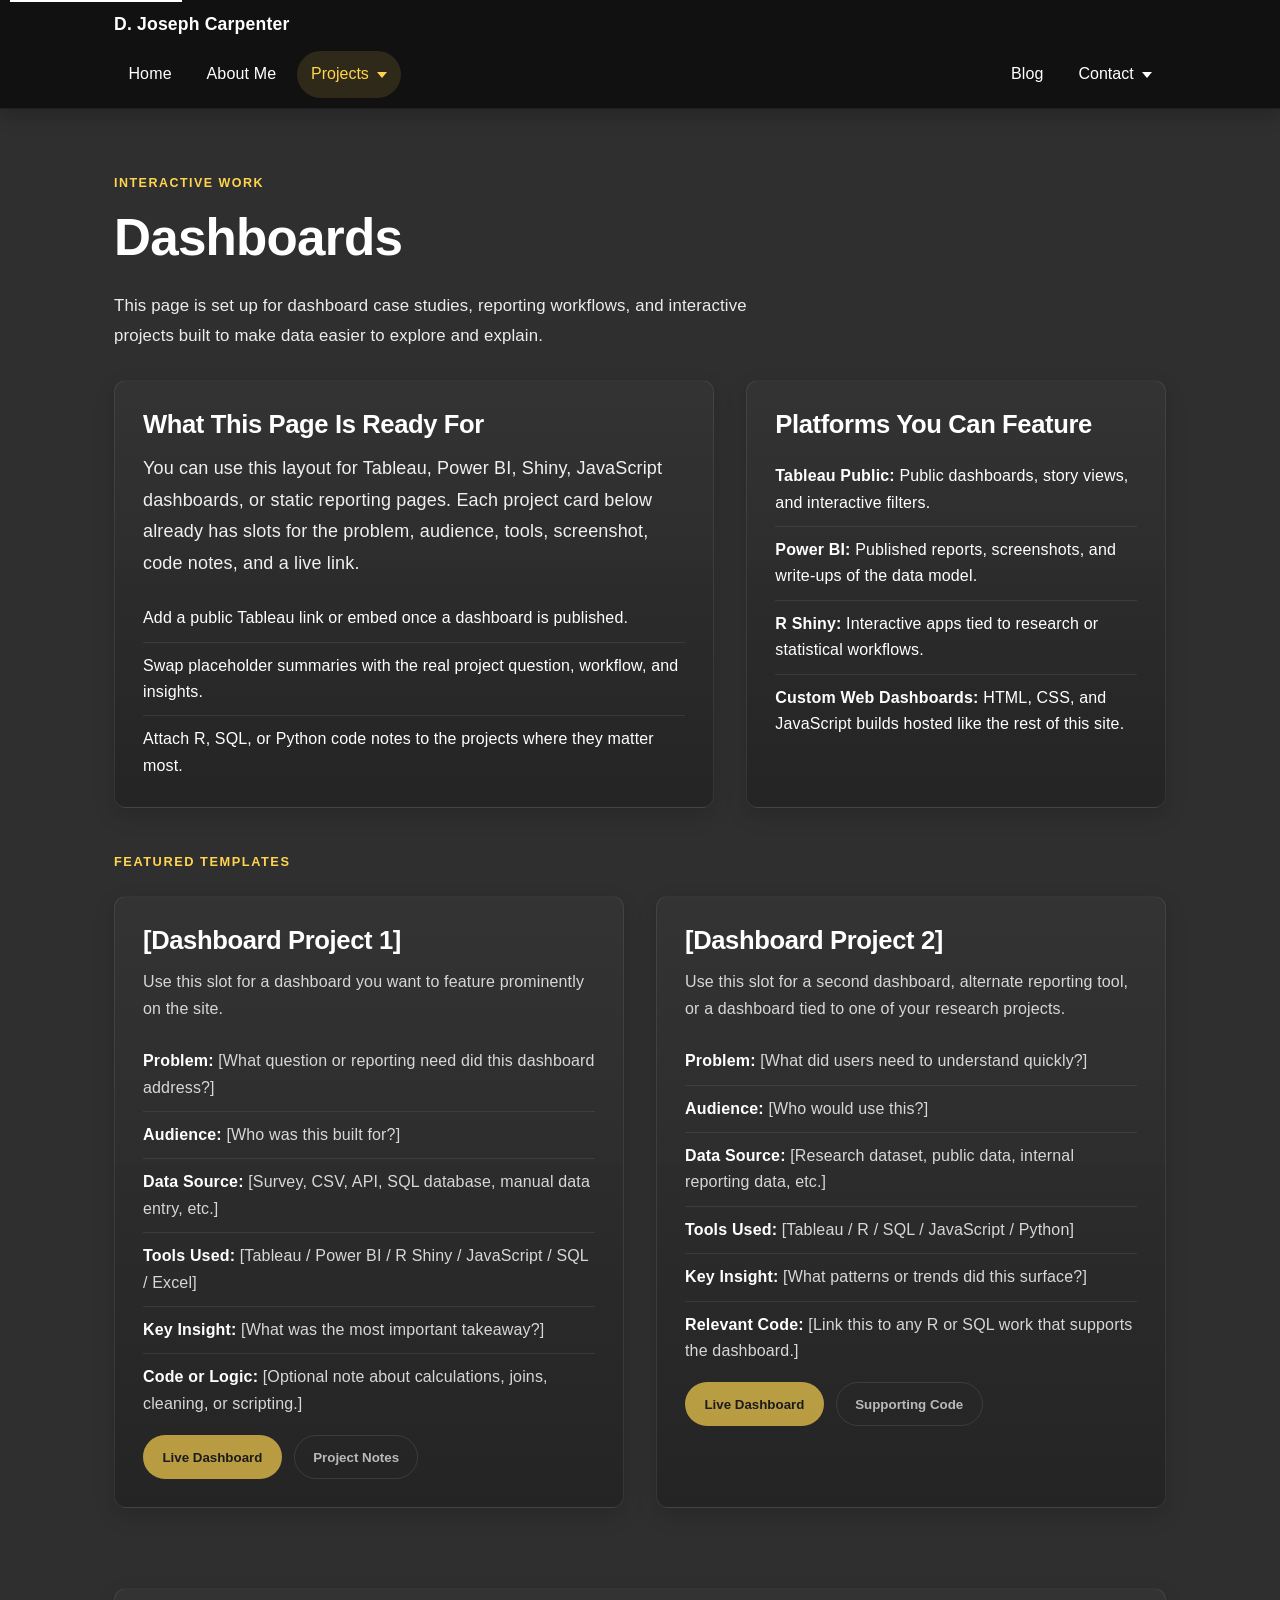
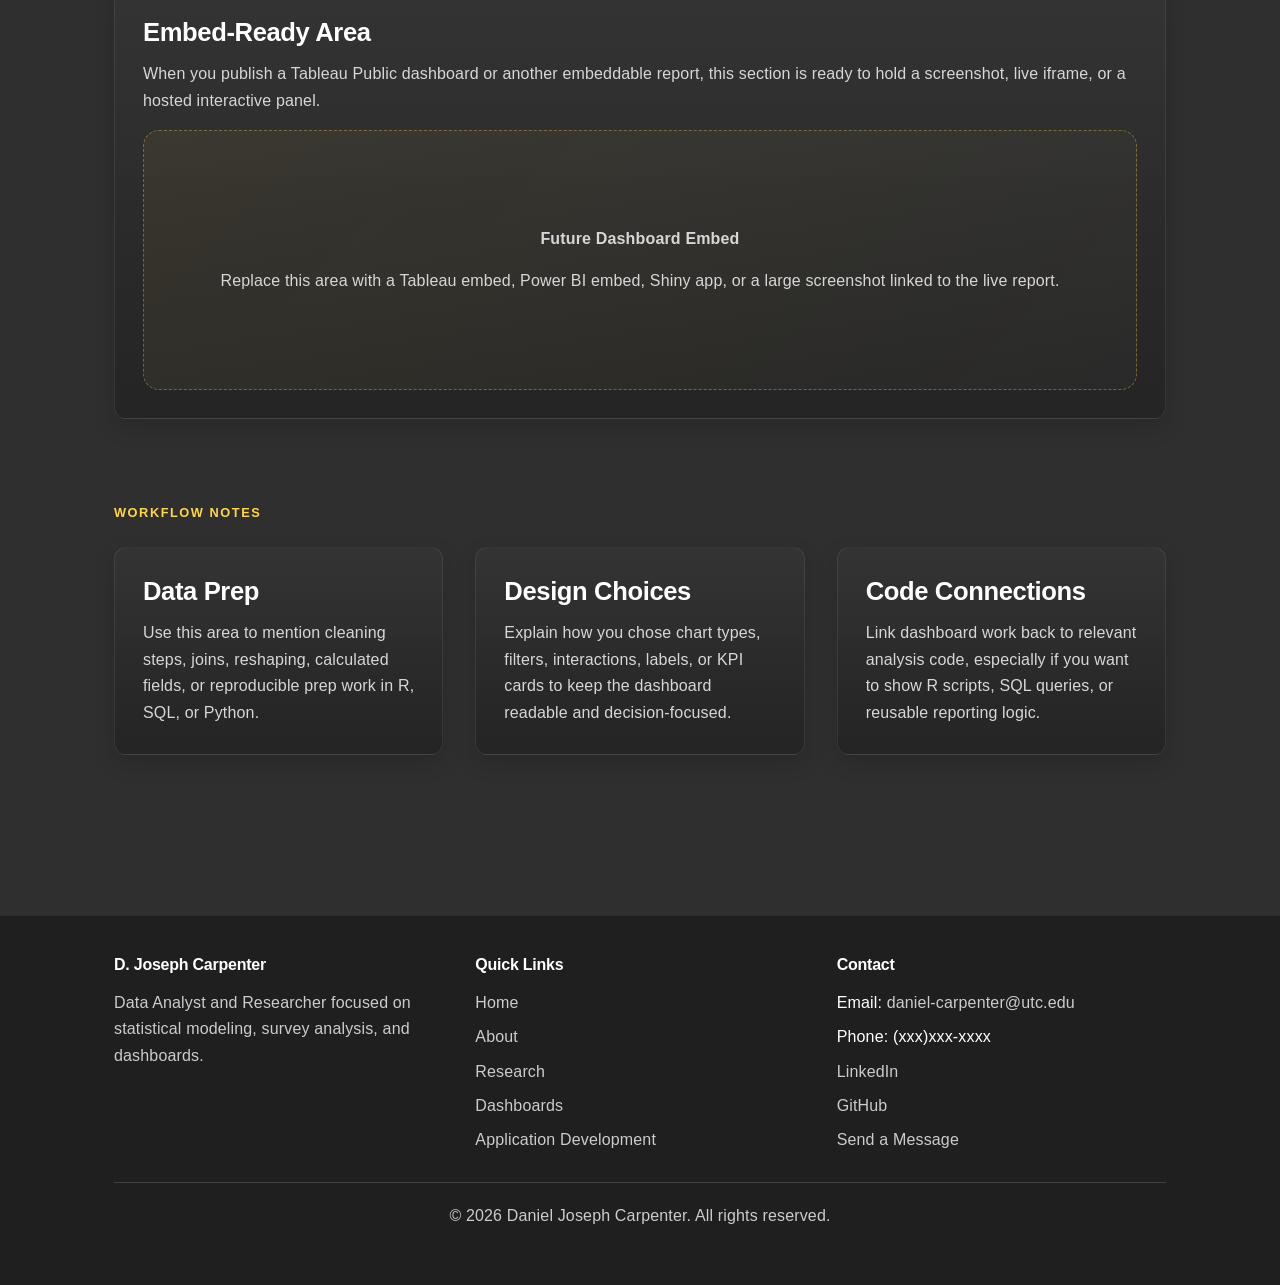
<file: Dashboards.html>
<!DOCTYPE html>
<html lang="en">
	<head>
		<meta charset="utf-8">
		<meta name="viewport" content="width=device-width, initial-scale=1">
		<title>Dashboards | D. Joseph Carpenter</title>
		<meta name="description" content="Dashboard portfolio page for D. Joseph Carpenter featuring interactive reporting and data visualization projects." />
		<meta name="theme-color" content="#111111">
		<meta property="og:title" content="Dashboards | D. Joseph Carpenter">
		<meta property="og:description" content="Interactive dashboard portfolio ready for Tableau, Power BI, Shiny, and custom reporting work.">
		<meta property="og:image" content="Headshot.jpg">
		<link rel="icon" type="image/png" href="UTC logo.png">
		<link rel="stylesheet" href="site.css">
		<style>
			.dashboard-intro-grid {align-items: stretch;}
			.platform-card p,
			.dashboard-card p,
			.dashboard-card li,
			.embed-card p,
			.process-card p,
			.embed-placeholder p {color: #d7d7d7;}
			.dashboard-grid,
			.platform-grid,
			.process-grid {margin-top: 10px;}
			.dashboard-card,
			.platform-card,
			.process-card,
			.embed-card {height: 100%;}
			.dashboard-meta,
			.platform-list,
			.checklist {
				list-style: none;
				padding: 0;
				margin: 0;
			}
			.dashboard-meta li,
			.platform-list li,
			.checklist li {
				padding: 10px 0;
				border-bottom: 1px solid rgba(255, 255, 255, 0.08);
			}
			.dashboard-meta li:last-child,
			.platform-list li:last-child,
			.checklist li:last-child {border-bottom: 0; padding-bottom: 0;}
			.dashboard-meta strong,
			.platform-list strong {color: #ffffff;}
			.dashboard-actions {margin-top: 18px;}
			.embed-placeholder {
				min-height: 260px;
				display: flex;
				align-items: center;
				justify-content: center;
				text-align: center;
				border: 1px dashed rgba(255, 213, 79, 0.35);
				border-radius: 16px;
				background:
					linear-gradient(135deg, rgba(255, 213, 79, 0.06), rgba(255, 255, 255, 0.02));
				padding: 24px;
			}
			.section-label {
				display: inline-block;
				margin-bottom: 14px;
				color: #ffd54f;
				font-size: 0.8rem;
				font-weight: 700;
				text-transform: uppercase;
				letter-spacing: 0.12em;
			}
			.muted-kicker {
				color: #f0f0f0;
				font-size: 18px;
				line-height: 1.75;
				max-width: 62ch;
			}
			@media (max-width: 767px) {
				.muted-kicker {font-size: 16px;}
				.embed-placeholder {min-height: 220px; padding: 20px;}
			}
		</style>
	</head>
	<body>
		<a href="#main-content" class="skip-link">Skip to main content</a>
		<nav class="navbar navbar-inverse" aria-label="Primary">
		  <div class="container">
			<div class="navbar-header">
			  <button type="button" class="navbar-toggle collapsed" aria-controls="site-navbar" aria-expanded="false">
				<span class="sr-only">Toggle navigation</span>
				<span class="icon-bar"></span>
				<span class="icon-bar"></span>
				<span class="icon-bar"></span>
			  </button>
			  <a class="navbar-brand" href="index.html">D. Joseph Carpenter</a>
			</div>
			<div class="collapse navbar-collapse" id="site-navbar">
			  <ul class="nav navbar-nav">
				<li><a href="index.html">Home</a></li>
				<li><a href="About_me.html">About Me</a></li>
				<li class="dropdown active">
					<button type="button" class="dropdown-toggle" aria-haspopup="true" aria-expanded="false">Projects <span class="caret" aria-hidden="true"></span></button>
					<ul class="dropdown-menu">
						<li><a href="Research.html">Research</a></li>
						<li class="active"><a href="Dashboards.html" aria-current="page">Dashboards <span class="sr-only">(current)</span></a></li>
						<li><a href="appDev.html">Application Development</a></li>
					</ul>
				</li>
			  </ul>
			  <ul class="nav navbar-nav navbar-right">
				<li><a href="Blog.html">Blog</a></li>
				<li class="dropdown">
					<button type="button" class="dropdown-toggle" aria-haspopup="true" aria-expanded="false">Contact <span class="caret" aria-hidden="true"></span></button>
					<ul class="dropdown-menu">
						<li><a href="Contact_Info.html">Contact Information</a></li>
						<li><a href="Resume_CV.html">Resume/CV</a></li>
						<li><a href="https://www.linkedin.com/in/daniel-carpenter-a06634197/" target="_blank" rel="noopener noreferrer" aria-label="LinkedIn profile opens in a new tab">LinkedIn</a></li>
						<li><a href="https://github.com/Joe4747549" target="_blank" rel="noopener noreferrer" aria-label="GitHub profile opens in a new tab">GitHub</a></li>
						<li role="separator" class="divider"></li>
						<li><a href="Send_Message.html">Send a Message</a></li>
					</ul>
				</li>
			  </ul>
			</div>
		  </div>
		</nav>
		<main id="main-content">
			<div class="page-section">
				<div class="container">
					<p class="eyebrow">Interactive Work</p>
					<h1>Dashboards</h1>
					<p class="page-intro">This page is set up for dashboard case studies, reporting workflows, and interactive projects built to make data easier to explore and explain.</p>

					<div class="row dashboard-intro-grid">
						<div class="col-md-7">
							<section class="surface-card content-card" aria-labelledby="dashboard-ready-title">
								<h2 id="dashboard-ready-title">What This Page Is Ready For</h2>
								<p class="muted-kicker">You can use this layout for Tableau, Power BI, Shiny, JavaScript dashboards, or static reporting pages. Each project card below already has slots for the problem, audience, tools, screenshot, code notes, and a live link.</p>
								<ul class="checklist">
									<li>Add a public Tableau link or embed once a dashboard is published.</li>
									<li>Swap placeholder summaries with the real project question, workflow, and insights.</li>
									<li>Attach R, SQL, or Python code notes to the projects where they matter most.</li>
								</ul>
							</section>
						</div>
						<div class="col-md-5">
							<section class="platform-card surface-card content-card" aria-labelledby="dashboard-platforms-title">
								<h2 id="dashboard-platforms-title">Platforms You Can Feature</h2>
								<ul class="platform-list">
									<li><strong>Tableau Public:</strong> Public dashboards, story views, and interactive filters.</li>
									<li><strong>Power BI:</strong> Published reports, screenshots, and write-ups of the data model.</li>
									<li><strong>R Shiny:</strong> Interactive apps tied to research or statistical workflows.</li>
									<li><strong>Custom Web Dashboards:</strong> HTML, CSS, and JavaScript builds hosted like the rest of this site.</li>
								</ul>
							</section>
						</div>
					</div>

					<div class="page-section-tight">
						<span class="section-label">Featured Templates</span>
						<div class="row dashboard-grid">
							<div class="col-md-6">
								<section class="dashboard-card surface-card content-card" aria-labelledby="dashboard-template-1">
									<h2 id="dashboard-template-1">[Dashboard Project 1]</h2>
									<p>Use this slot for a dashboard you want to feature prominently on the site.</p>
									<ul class="dashboard-meta">
										<li><strong>Problem:</strong> [What question or reporting need did this dashboard address?]</li>
										<li><strong>Audience:</strong> [Who was this built for?]</li>
										<li><strong>Data Source:</strong> [Survey, CSV, API, SQL database, manual data entry, etc.]</li>
										<li><strong>Tools Used:</strong> [Tableau / Power BI / R Shiny / JavaScript / SQL / Excel]</li>
										<li><strong>Key Insight:</strong> [What was the most important takeaway?]</li>
										<li><strong>Code or Logic:</strong> [Optional note about calculations, joins, cleaning, or scripting.]</li>
									</ul>
									<div class="button-row dashboard-actions">
										<button type="button" class="btn btn-primary btn-disabled" disabled aria-label="Live dashboard link coming soon">Live Dashboard</button>
										<button type="button" class="btn btn-default btn-disabled" disabled aria-label="Project notes link coming soon">Project Notes</button>
									</div>
								</section>
							</div>
							<div class="col-md-6">
								<section class="dashboard-card surface-card content-card" aria-labelledby="dashboard-template-2">
									<h2 id="dashboard-template-2">[Dashboard Project 2]</h2>
									<p>Use this slot for a second dashboard, alternate reporting tool, or a dashboard tied to one of your research projects.</p>
									<ul class="dashboard-meta">
										<li><strong>Problem:</strong> [What did users need to understand quickly?]</li>
										<li><strong>Audience:</strong> [Who would use this?]</li>
										<li><strong>Data Source:</strong> [Research dataset, public data, internal reporting data, etc.]</li>
										<li><strong>Tools Used:</strong> [Tableau / R / SQL / JavaScript / Python]</li>
										<li><strong>Key Insight:</strong> [What patterns or trends did this surface?]</li>
										<li><strong>Relevant Code:</strong> [Link this to any R or SQL work that supports the dashboard.]</li>
									</ul>
									<div class="button-row dashboard-actions">
										<button type="button" class="btn btn-primary btn-disabled" disabled aria-label="Second live dashboard link coming soon">Live Dashboard</button>
										<button type="button" class="btn btn-default btn-disabled" disabled aria-label="Supporting code link coming soon">Supporting Code</button>
									</div>
								</section>
							</div>
						</div>
					</div>

					<div class="page-section-tight">
						<section class="embed-card surface-card content-card" aria-labelledby="embed-ready-title">
							<h2 id="embed-ready-title">Embed-Ready Area</h2>
							<p>When you publish a Tableau Public dashboard or another embeddable report, this section is ready to hold a screenshot, live iframe, or a hosted interactive panel.</p>
							<div class="embed-placeholder" aria-label="Placeholder area for future dashboard embed">
								<div>
									<p><strong>Future Dashboard Embed</strong></p>
									<p>Replace this area with a Tableau embed, Power BI embed, Shiny app, or a large screenshot linked to the live report.</p>
								</div>
							</div>
						</section>
					</div>

					<div class="page-section-tight">
						<span class="section-label">Workflow Notes</span>
						<div class="row process-grid">
							<div class="col-md-4">
								<section class="process-card surface-card content-card" aria-labelledby="workflow-step-1">
									<h2 id="workflow-step-1">Data Prep</h2>
									<p>Use this area to mention cleaning steps, joins, reshaping, calculated fields, or reproducible prep work in R, SQL, or Python.</p>
								</section>
							</div>
							<div class="col-md-4">
								<section class="process-card surface-card content-card" aria-labelledby="workflow-step-2">
									<h2 id="workflow-step-2">Design Choices</h2>
									<p>Explain how you chose chart types, filters, interactions, labels, or KPI cards to keep the dashboard readable and decision-focused.</p>
								</section>
							</div>
							<div class="col-md-4">
								<section class="process-card surface-card content-card" aria-labelledby="workflow-step-3">
									<h2 id="workflow-step-3">Code Connections</h2>
									<p>Link dashboard work back to relevant analysis code, especially if you want to show R scripts, SQL queries, or reusable reporting logic.</p>
								</section>
							</div>
						</div>
					</div>
				</div>
			</div>
		</main>
		<footer class="footer">
			<div class="container">
				<div class="row">
					<div class="col-md-4">
						<h4>D. Joseph Carpenter</h4>
						<p>Data Analyst and Researcher focused on statistical modeling, survey analysis, and dashboards.</p>
					</div>
					<div class="col-md-4">
						<h4>Quick Links</h4>
						<ul class="footer-links">
							<li><a href="index.html">Home</a></li>
							<li><a href="About_me.html">About</a></li>
							<li><a href="Research.html">Research</a></li>
							<li><a href="Dashboards.html">Dashboards</a></li>
							<li><a href="appDev.html">Application Development</a></li>
						</ul>
					</div>
					<div class="col-md-4">
						<h4>Contact</h4>
						<ul class="footer-links">
							<li>Email: <a href="mailto:daniel-carpenter@utc.edu">daniel-carpenter@utc.edu</a></li>
							<li>Phone: (xxx)xxx-xxxx</li>
							<li><a href="https://www.linkedin.com/in/daniel-carpenter-a06634197/" target="_blank" rel="noopener noreferrer" aria-label="LinkedIn profile opens in a new tab">LinkedIn</a></li>
							<li><a href="https://github.com/Joe4747549" target="_blank" rel="noopener noreferrer" aria-label="GitHub profile opens in a new tab">GitHub</a></li>
							<li><a href="Send_Message.html">Send a Message</a></li>
						</ul>
					</div>
				</div>
				<hr>
				<div class="text-center">
					<p>&copy; 2026 Daniel Joseph Carpenter. All rights reserved.</p>
				</div>
			</div>
		</footer>
		<script src="site.js"></script>
	</body>
</html>
</file>
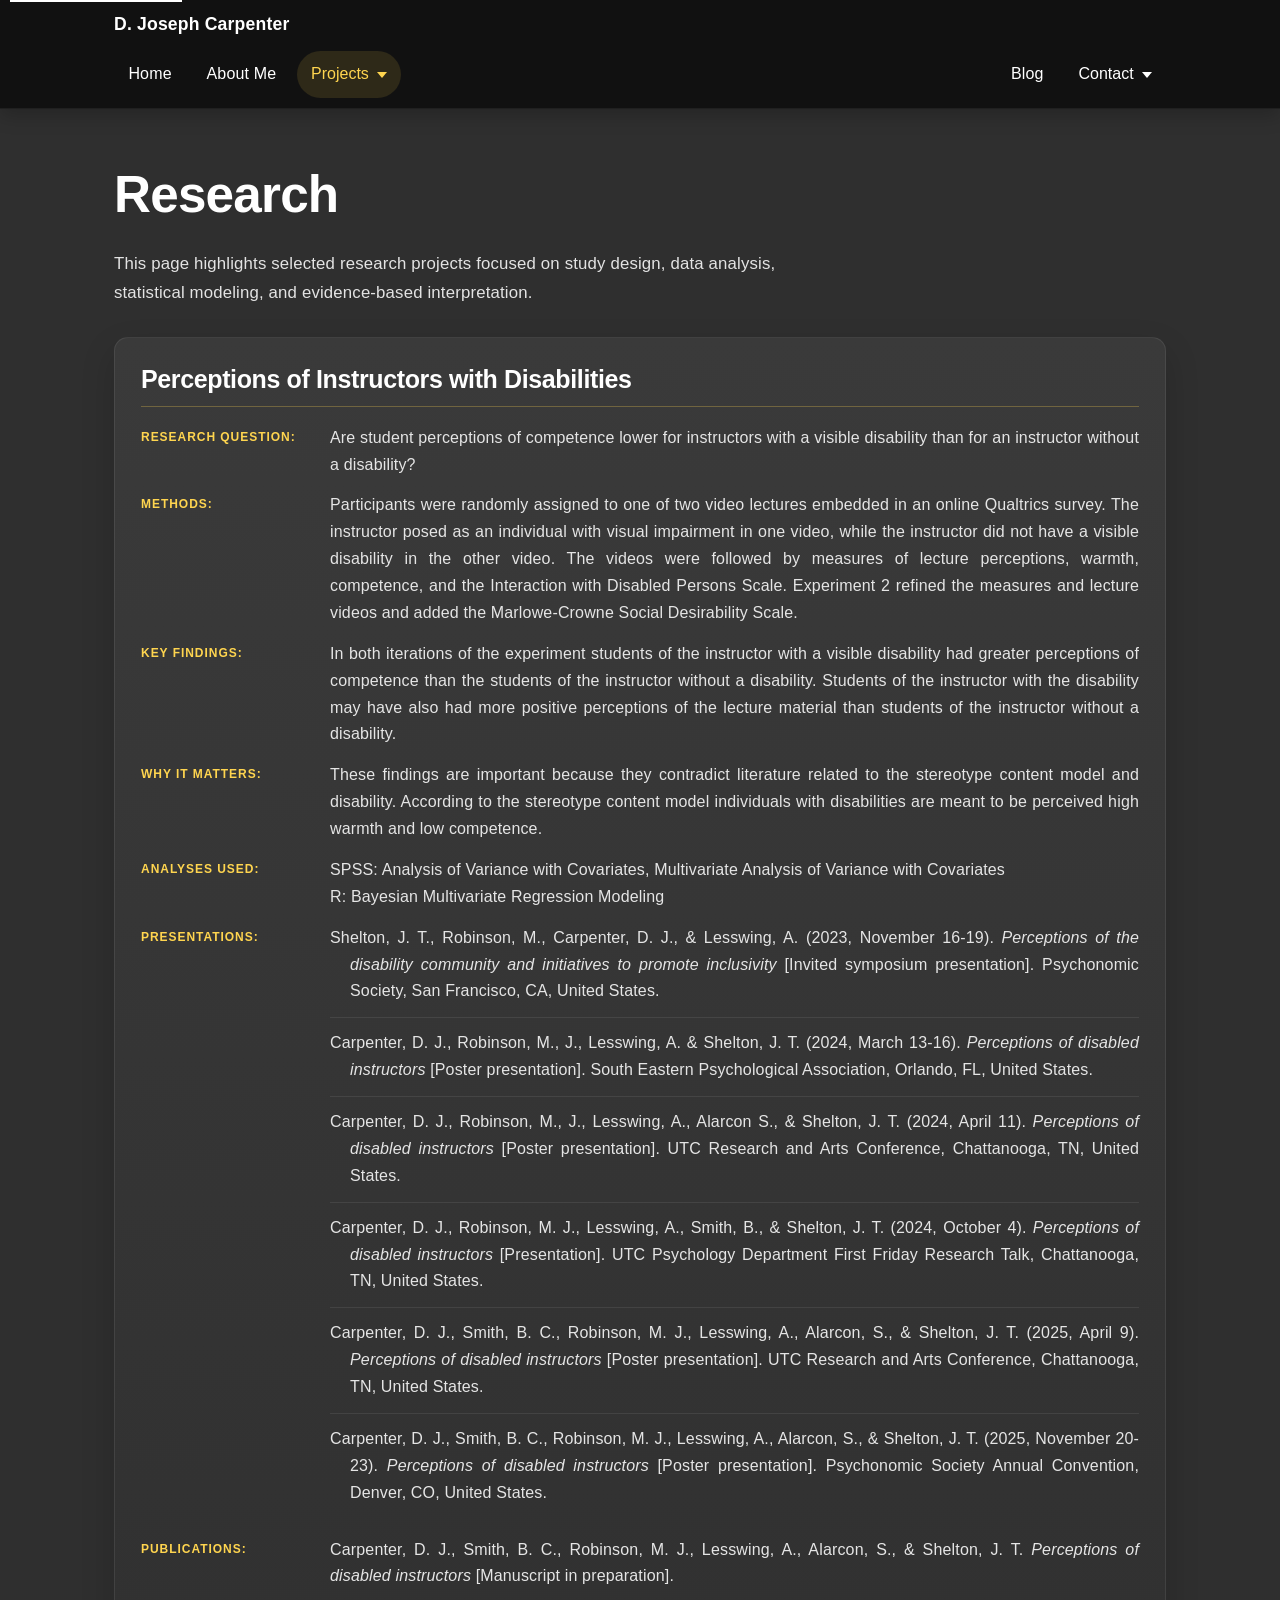
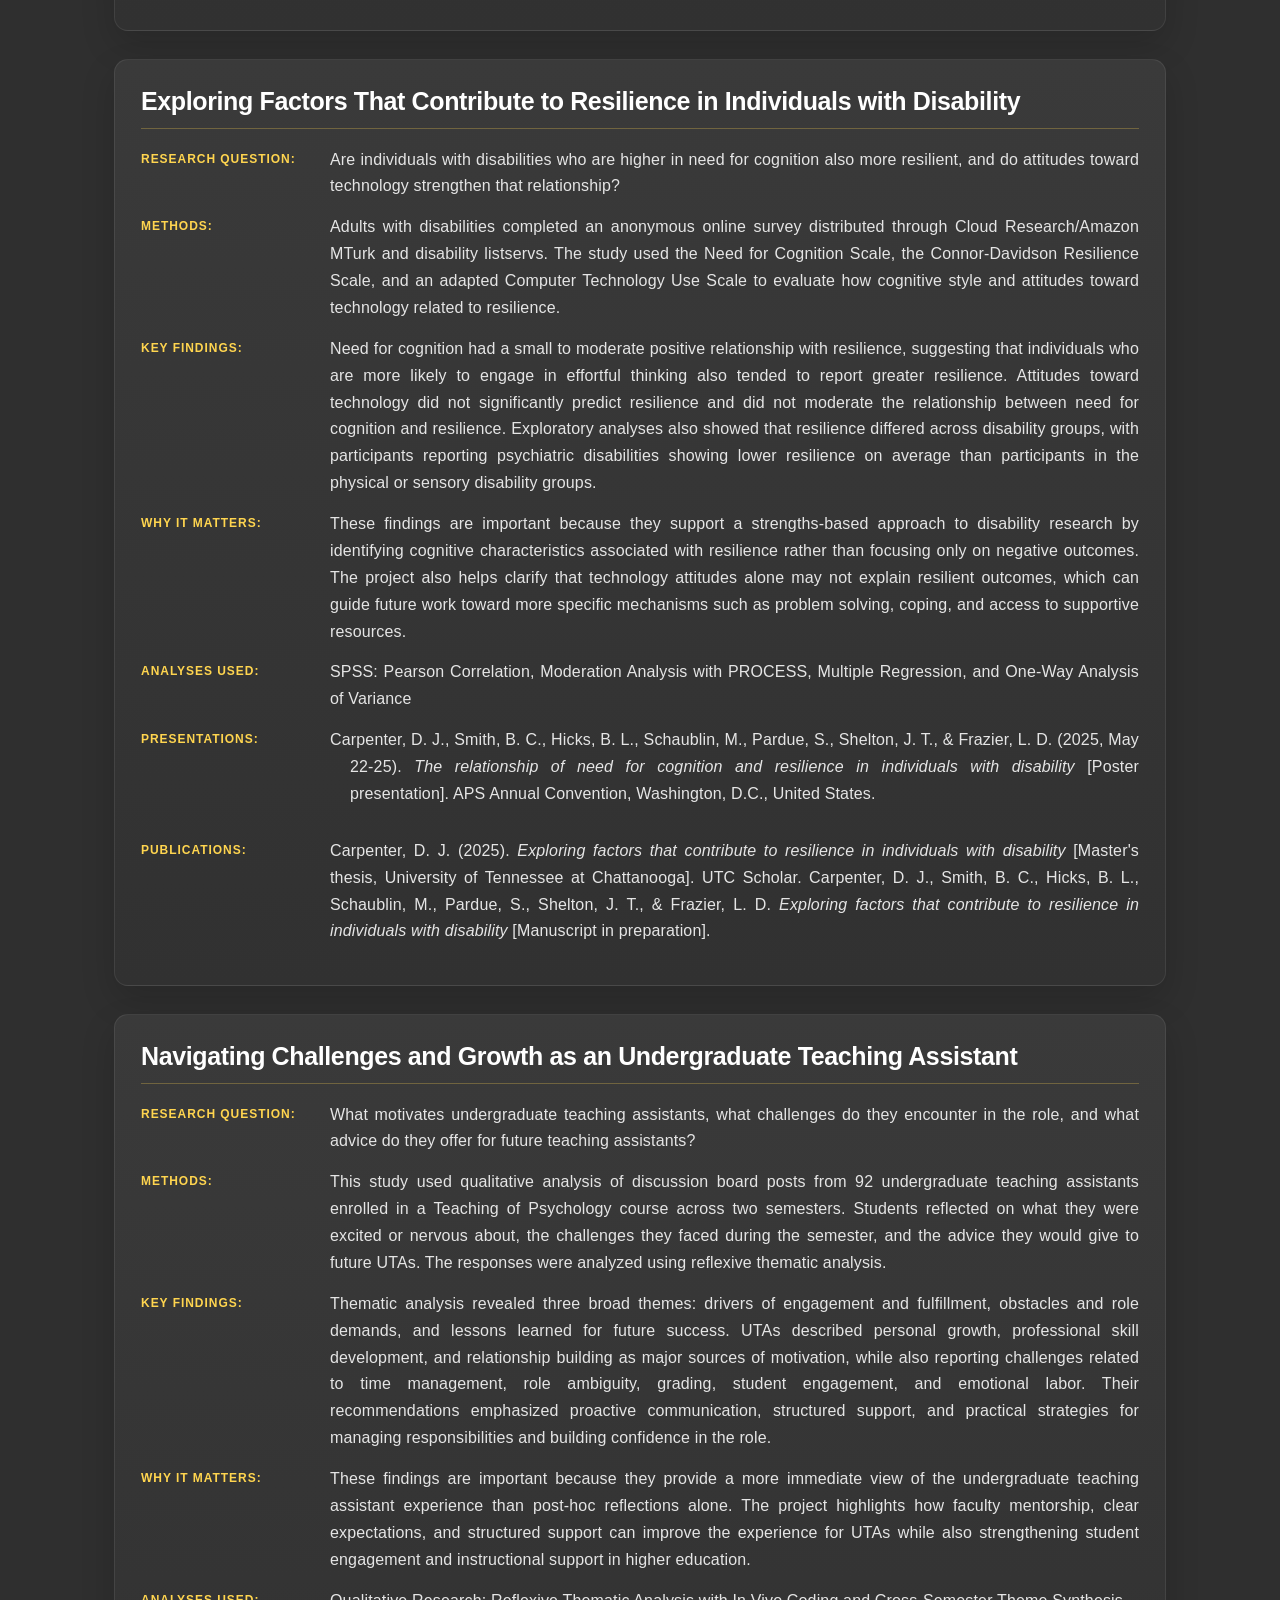
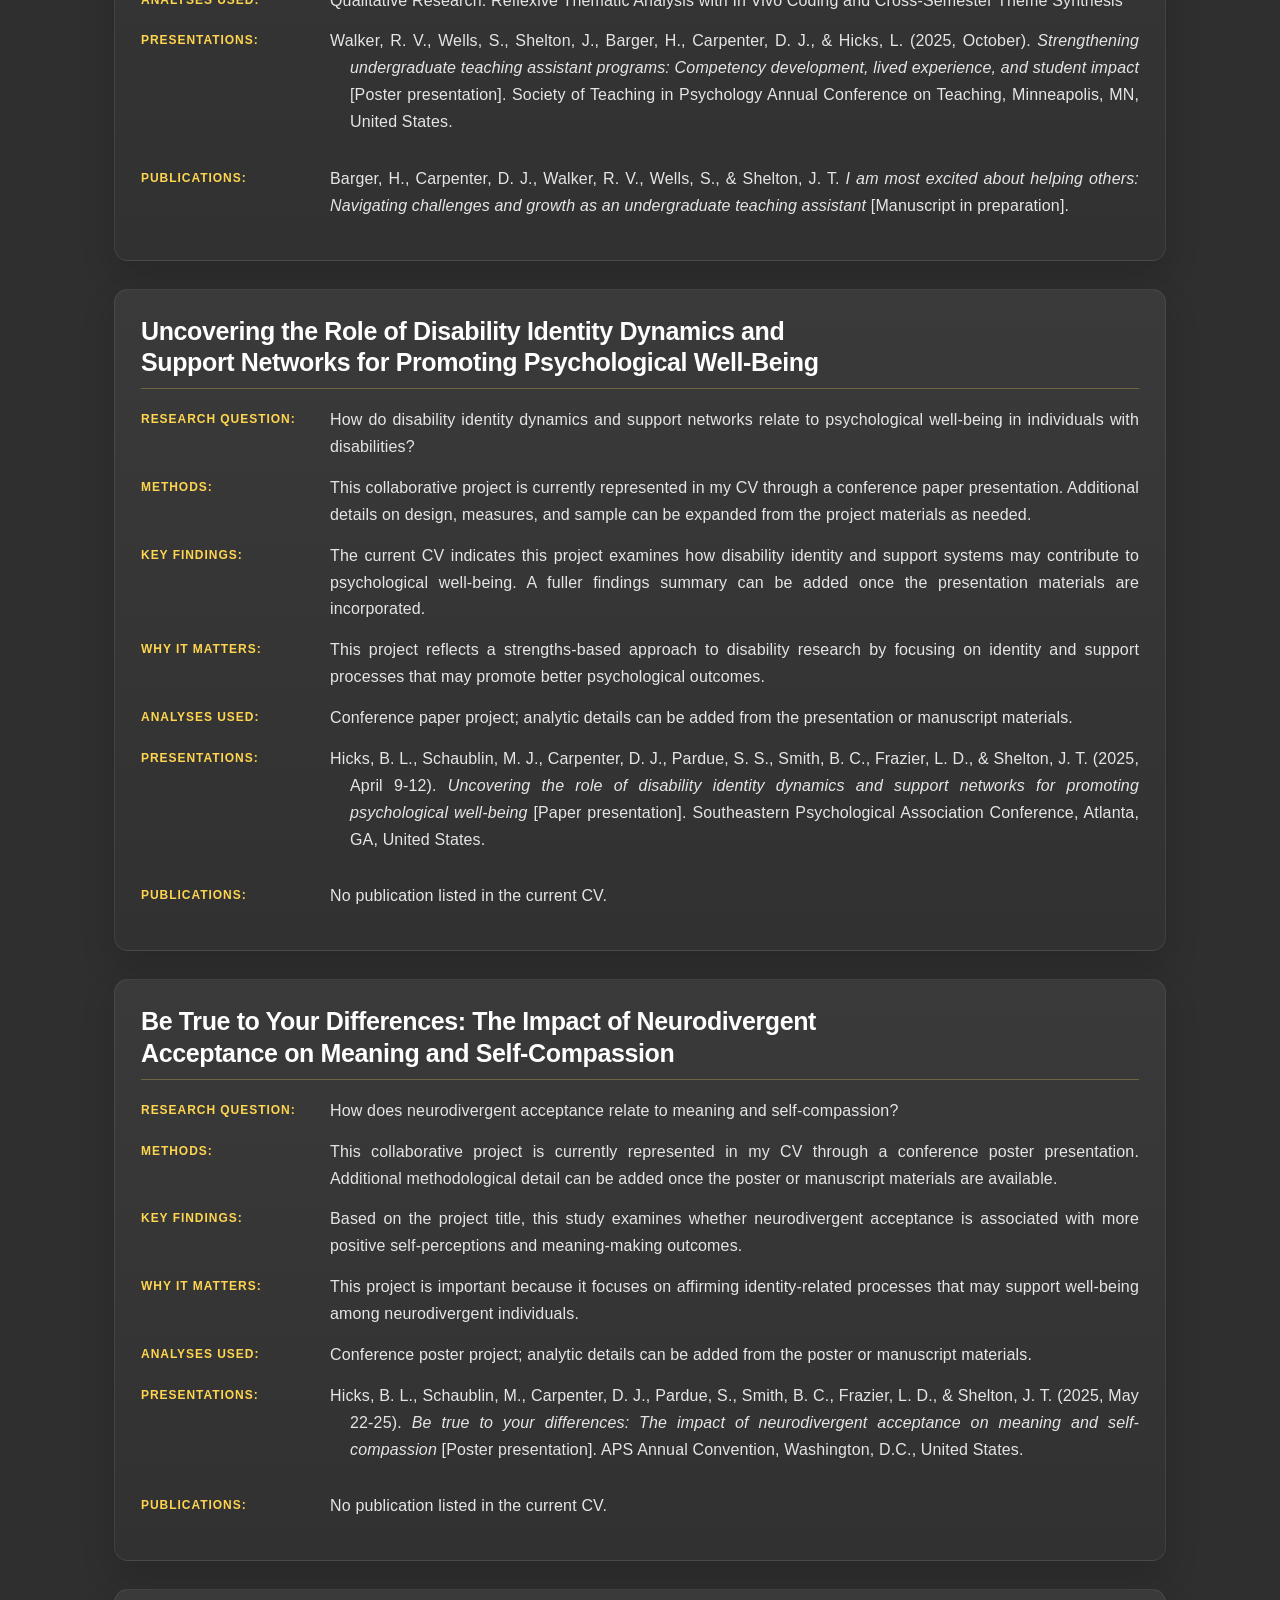
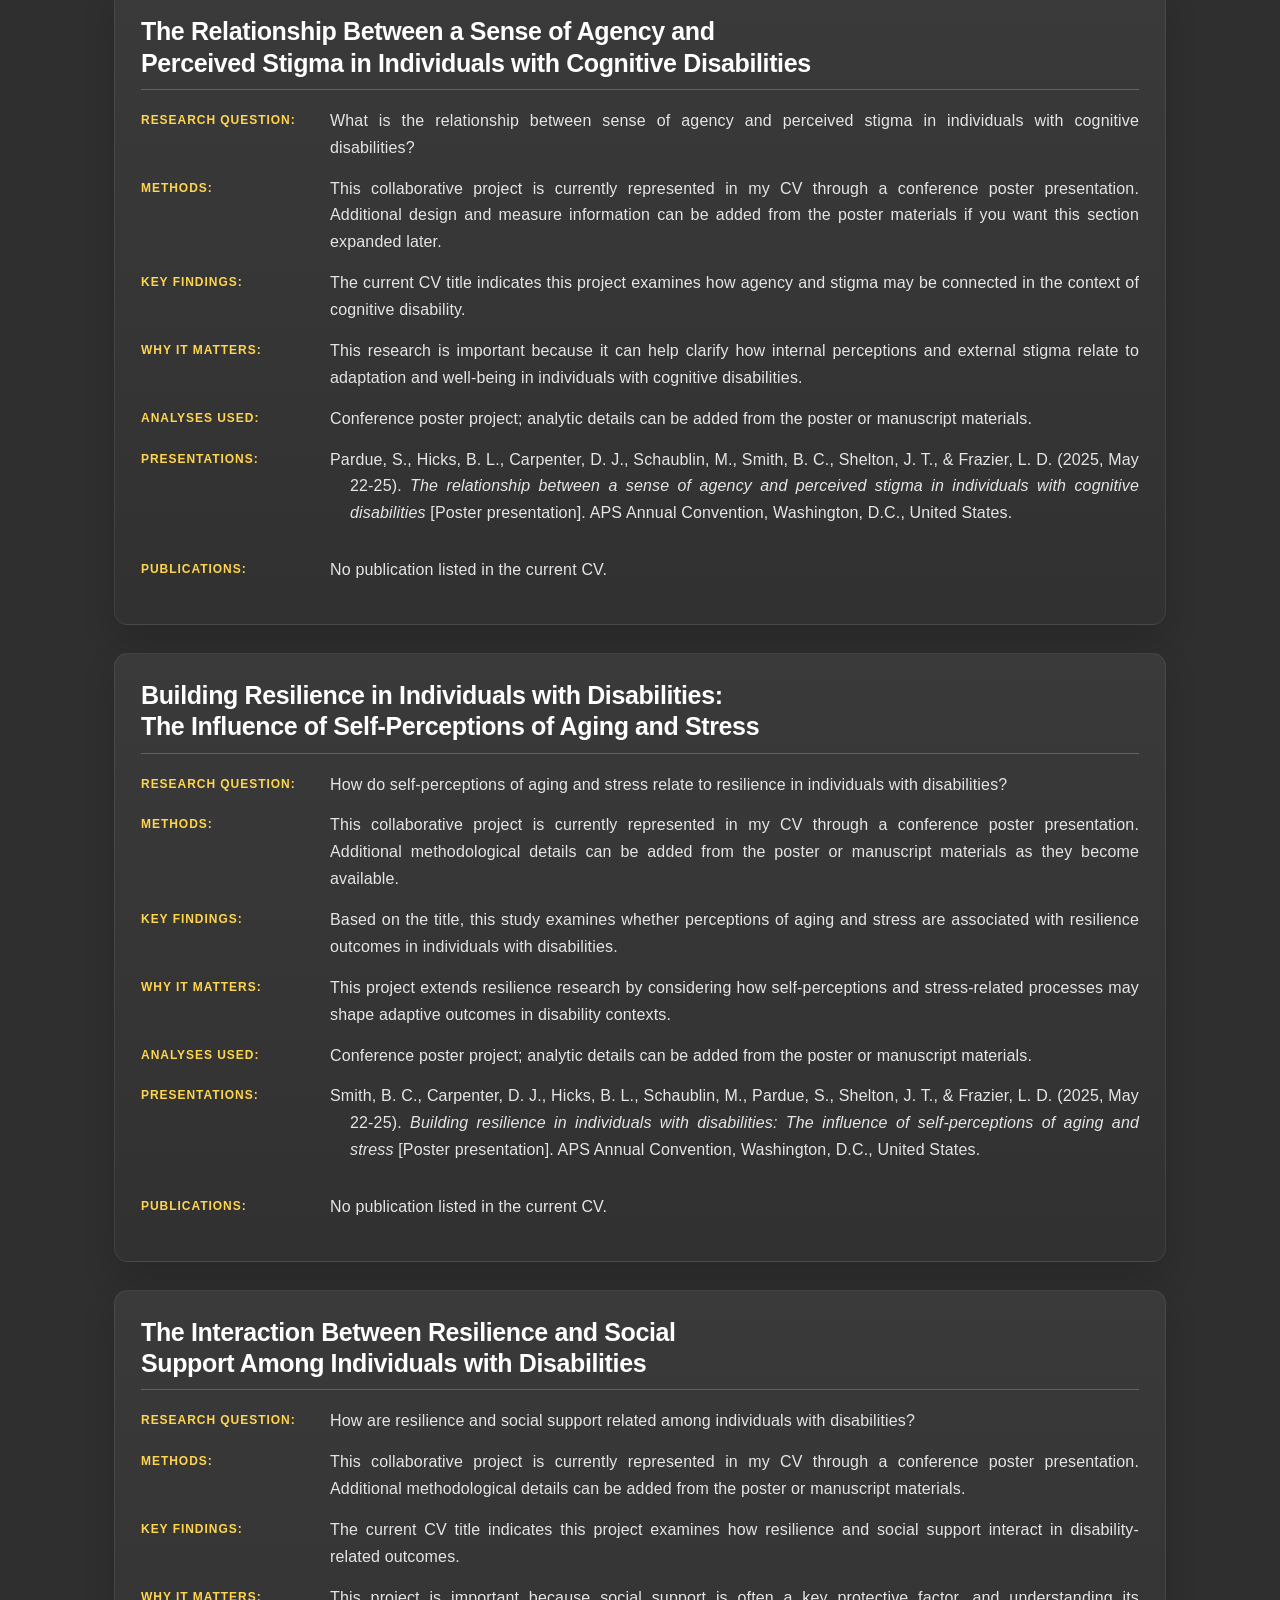
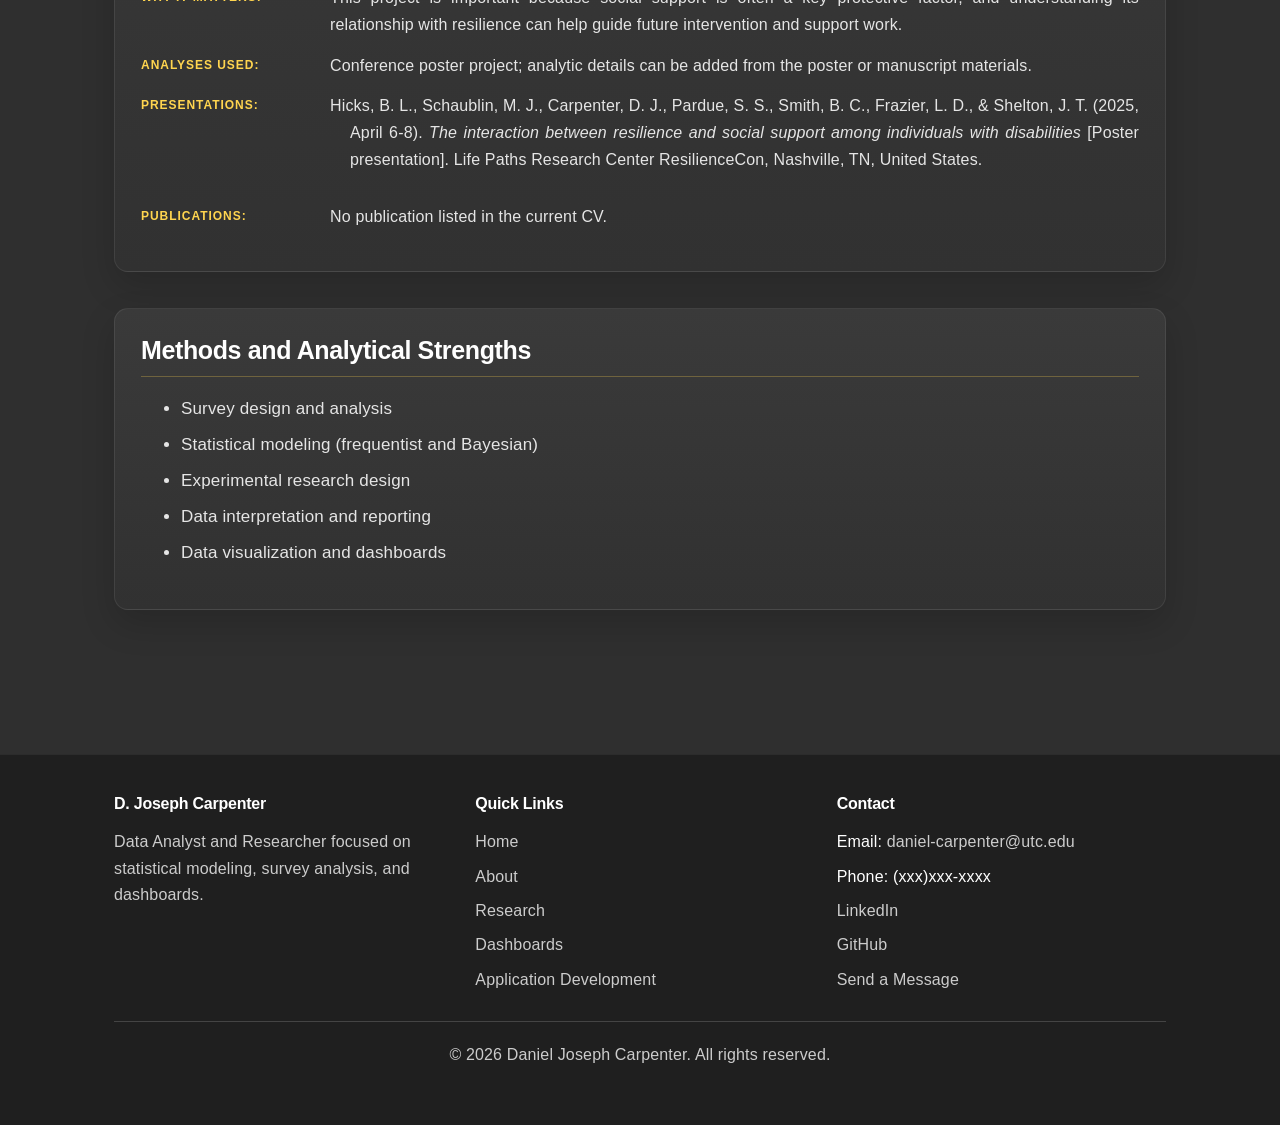
<file: Research.html>
<!DOCTYPE html>
<html lang="en">
	<head>
		<meta charset="utf-8">
		<meta name="viewport" content="width=device-width, initial-scale=1">
		<title>Research | D. Joseph Carpenter</title>
		<meta name="description" content="Data analytics portfolio of D. Joseph Carpenter featuring statistical modeling, survey analysis, dashboards, and data-driven insights." />
		<meta name="theme-color" content="#111111">
		<meta property="og:title" content="Research | D. Joseph Carpenter">
		<meta property="og:description" content="Research portfolio featuring disability studies, resilience, teaching assistant research, and applied analysis.">
		<meta property="og:image" content="Headshot.jpg">
		<link rel="icon" type="image/png" href="UTC logo.png">
		<link rel="stylesheet" href="site.css">
		<style>
			.research-section {padding: 56px 0;}
			.research-item {display: flex; gap: 24px; margin-bottom: 14px; align-items: flex-start;}
			.research-label {
				width: 165px;
				font-weight: 700;
				flex-shrink: 0;
				text-transform: uppercase;
				letter-spacing: 0.08em;
				font-size: 12px;
				color: #ffd54f;
				padding-top: 3px;
			}
			.research-content {flex: 1; text-align: justify; color: #e5e5e5; line-height: 1.68;}
			.reference-list {list-style-type: none; padding-left: 0;}
			.reference-list li {
				margin-bottom: 12px;
				padding: 0 0 12px 20px;
				text-indent: -20px;
				border-bottom: 1px solid rgba(255, 255, 255, 0.08);
			}
			.reference-list li:last-child {margin-bottom: 0; padding-bottom: 0; border-bottom: 0;}
			.research-intro {margin-bottom: 30px;}
			.research-project {
				background: linear-gradient(180deg, #3a3a3a 0%, #313131 100%);
				padding: 26px;
				border-radius: 14px;
				margin-bottom: 28px;
				border: 1px solid rgba(255, 255, 255, 0.08);
				box-shadow: 0 14px 34px rgba(0, 0, 0, 0.16);
				transition: transform 0.2s ease, border-color 0.2s ease, box-shadow 0.2s ease;
			}
			.research-project:hover {
				transform: translateY(-2px);
				border-color: rgba(255, 213, 79, 0.3);
				box-shadow: 0 18px 38px rgba(0, 0, 0, 0.22);
			}
			.research-project h2 {
				margin-top: 0;
				margin-bottom: 18px;
				font-size: 25px;
				line-height: 1.25;
				padding-bottom: 10px;
				border-bottom: 1px solid rgba(255, 213, 79, 0.28);
			}
			.research-skills {margin-top: 36px;}
			.research-skills ul {font-size: 17px;}
			.research-skills li {margin-bottom: 8px; color: #e5e5e5;}
			@media (max-width: 767px) {
				.research-section {padding: 35px 0;}
				.research-item {display: block; margin-bottom: 16px;}
				.research-label {width: auto; display: block; margin-bottom: 8px; padding-top: 0;}
				.research-content {text-align: left;}
				.research-intro {font-size: 16px; margin-bottom: 25px;}
				.research-project {padding: 20px; margin-bottom: 22px;}
				.research-project h2 {font-size: 22px; margin-bottom: 16px;}
				.research-skills ul {font-size: 16px; padding-left: 20px;}
			}
		</style>
	</head>
	<body>
		<a href="#main-content" class="skip-link">Skip to main content</a>
		<nav class="navbar navbar-inverse" aria-label="Primary">
		  <div class="container">
			<div class="navbar-header">
			  <button type="button" class="navbar-toggle collapsed" aria-controls="site-navbar" aria-expanded="false">
				<span class="sr-only">Toggle navigation</span>
				<span class="icon-bar"></span>
				<span class="icon-bar"></span>
				<span class="icon-bar"></span>
			  </button>
			  <a class="navbar-brand" href="index.html">D. Joseph Carpenter</a>
			</div>
			<div class="collapse navbar-collapse" id="site-navbar">
			  <ul class="nav navbar-nav">
				<li><a href="index.html">Home</a></li>
				<li><a href="About_me.html">About Me</a></li>
				<li class="dropdown active">
					<button type="button" class="dropdown-toggle" aria-haspopup="true" aria-expanded="false">Projects <span class="caret" aria-hidden="true"></span></button>
					<ul class="dropdown-menu">
						<li class="active"><a href="Research.html" aria-current="page">Research <span class="sr-only">(current)</span></a></li>
						<li><a href="Dashboards.html">Dashboards</a></li>
						<li><a href="appDev.html">Application Development</a></li>
					</ul>
				</li>
			  </ul>
			  <ul class="nav navbar-nav navbar-right">
				<li><a href="Blog.html">Blog</a></li>
				<li class="dropdown">
					<button type="button" class="dropdown-toggle" aria-haspopup="true" aria-expanded="false">Contact <span class="caret" aria-hidden="true"></span></button>
					<ul class="dropdown-menu">
						<li><a href="Contact_Info.html">Contact Information</a></li>
						<li><a href="Resume_CV.html">Resume/CV</a></li>
						<li><a href="https://www.linkedin.com/in/daniel-carpenter-a06634197/" target="_blank" rel="noopener noreferrer" aria-label="LinkedIn profile opens in a new tab">LinkedIn</a></li>
						<li><a href="https://github.com/Joe4747549" target="_blank" rel="noopener noreferrer" aria-label="GitHub profile opens in a new tab">GitHub</a></li>
						<li role="separator" class="divider"></li>
						<li><a href="Send_Message.html">Send a Message</a></li>
					</ul>
				</li>
			  </ul>
			</div>
		  </div>
		</nav>
		<main id="main-content">
		  <div class="research-section">
			<div class="container">
			  <h1>Research</h1>
			  <p class="research-intro">
				This page highlights selected research projects focused on study design,
				data analysis, statistical modeling, and evidence-based interpretation.
			  </p>
			  <section class="research-project">
				  <h2>Perceptions of Instructors with Disabilities</h2>
				  <div class="research-item">
					<div class="research-label">Research Question:</div>
					<div class="research-content">
					  Are student perceptions of competence lower for instructors with a visible disability than for an instructor without a disability?
					</div>
				  </div>
				  <div class="research-item">
					<div class="research-label">Methods:</div>
					<div class="research-content">
					  Participants were randomly assigned to one of two video lectures embedded in an online Qualtrics survey. The instructor posed as an individual with visual impairment in one video, while the instructor did not have a visible disability in the other video. The videos were followed by measures of lecture perceptions, warmth, competence, and the Interaction with Disabled Persons Scale. Experiment 2 refined the measures and lecture videos and added the Marlowe-Crowne Social Desirability Scale.
					</div>
				  </div>
				  <div class="research-item">
					<div class="research-label">Key Findings:</div>
					<div class="research-content">
					  In both iterations of the experiment students of the instructor with a visible disability had greater perceptions of competence than the students of the instructor without a disability. Students of the instructor with the disability may have also had more positive perceptions of the lecture material than students of the instructor without a disability.
					</div>
				  </div>
				  <div class="research-item">
					<div class="research-label">Why It Matters:</div>
					<div class="research-content">
					  These findings are important because they contradict literature related to the stereotype content model and disability. According to the stereotype content model individuals with disabilities are meant to be perceived high warmth and low competence.
					</div>
				  </div>
				  <div class="research-item">
					<div class="research-label">Analyses Used:</div>
					<div class="research-content">
					  SPSS: Analysis of Variance with Covariates, Multivariate Analysis of Variance with Covariates
					  <br/>
					  R: Bayesian Multivariate Regression Modeling
					</div>
				  </div>
				  <div class="research-item">
					<div class="research-label">Presentations:</div>
					<div class="research-content">
						<ul class="reference-list">
							<li>Shelton, J. T., Robinson, M., Carpenter, D. J., &amp; Lesswing, A. (2023, November 16-19). <em>Perceptions of the disability community and initiatives to promote inclusivity</em> [Invited symposium presentation]. Psychonomic Society, San Francisco, CA, United States.</li>
							<li>Carpenter, D. J., Robinson, M., J., Lesswing, A. &amp; Shelton, J. T. (2024, March 13-16). <em>Perceptions of disabled instructors</em> [Poster presentation]. South Eastern Psychological Association, Orlando, FL, United States.</li>
							<li>Carpenter, D. J., Robinson, M., J., Lesswing, A., Alarcon S., &amp; Shelton, J. T. (2024, April 11). <em>Perceptions of disabled instructors</em> [Poster presentation]. UTC Research and Arts Conference, Chattanooga, TN, United States.</li>
							<li>Carpenter, D. J., Robinson, M. J., Lesswing, A., Smith, B., &amp; Shelton, J. T. (2024, October 4). <em>Perceptions of disabled instructors</em> [Presentation]. UTC Psychology Department First Friday Research Talk, Chattanooga, TN, United States.</li>
							<li>Carpenter, D. J., Smith, B. C., Robinson, M. J., Lesswing, A., Alarcon, S., &amp; Shelton, J. T. (2025, April 9). <em>Perceptions of disabled instructors</em> [Poster presentation]. UTC Research and Arts Conference, Chattanooga, TN, United States.</li>
							<li>Carpenter, D. J., Smith, B. C., Robinson, M. J., Lesswing, A., Alarcon, S., &amp; Shelton, J. T. (2025, November 20-23). <em>Perceptions of disabled instructors</em> [Poster presentation]. Psychonomic Society Annual Convention, Denver, CO, United States.</li>
						</ul>
					</div>
				  </div>
				  <div class="research-item">
					<div class="research-label">Publications:</div>
					<div class="research-content">Carpenter, D. J., Smith, B. C., Robinson, M. J., Lesswing, A., Alarcon, S., &amp; Shelton, J. T. <em>Perceptions of disabled instructors</em> [Manuscript in preparation].</div>
				  </div>
				</section>
			  <section class="research-project">
				  <h2>Exploring Factors That Contribute to Resilience in Individuals with Disability</h2>
				  <div class="research-item">
					<div class="research-label">Research Question:</div>
					<div class="research-content">
					  Are individuals with disabilities who are higher in need for cognition also more resilient, and do attitudes toward technology strengthen that relationship?
					</div>
				  </div>
				  <div class="research-item">
					<div class="research-label">Methods:</div>
					<div class="research-content">
					  Adults with disabilities completed an anonymous online survey distributed through Cloud Research/Amazon MTurk and disability listservs. The study used the Need for Cognition Scale, the Connor-Davidson Resilience Scale, and an adapted Computer Technology Use Scale to evaluate how cognitive style and attitudes toward technology related to resilience.
					</div>
				  </div>
				  <div class="research-item">
					<div class="research-label">Key Findings:</div>
					<div class="research-content">
					  Need for cognition had a small to moderate positive relationship with resilience, suggesting that individuals who are more likely to engage in effortful thinking also tended to report greater resilience. Attitudes toward technology did not significantly predict resilience and did not moderate the relationship between need for cognition and resilience. Exploratory analyses also showed that resilience differed across disability groups, with participants reporting psychiatric disabilities showing lower resilience on average than participants in the physical or sensory disability groups.
					</div>
				  </div>
				  <div class="research-item">
					<div class="research-label">Why It Matters:</div>
					<div class="research-content">
					  These findings are important because they support a strengths-based approach to disability research by identifying cognitive characteristics associated with resilience rather than focusing only on negative outcomes. The project also helps clarify that technology attitudes alone may not explain resilient outcomes, which can guide future work toward more specific mechanisms such as problem solving, coping, and access to supportive resources.
					</div>
				  </div>
				  <div class="research-item">
					<div class="research-label">Analyses Used:</div>
					<div class="research-content">
					  SPSS: Pearson Correlation, Moderation Analysis with PROCESS, Multiple Regression, and One-Way Analysis of Variance
					</div>
				  </div>
				  <div class="research-item">
					<div class="research-label">Presentations:</div>
					<div class="research-content">
						<ul class="reference-list">
							<li>Carpenter, D. J., Smith, B. C., Hicks, B. L., Schaublin, M., Pardue, S., Shelton, J. T., &amp; Frazier, L. D. (2025, May 22-25). <em>The relationship of need for cognition and resilience in individuals with disability</em> [Poster presentation]. APS Annual Convention, Washington, D.C., United States.</li>
						</ul>
					</div>
				  </div>
				  <div class="research-item">
					<div class="research-label">Publications:</div>
					<div class="research-content">Carpenter, D. J. (2025). <em>Exploring factors that contribute to resilience in individuals with disability</em> [Master's thesis, University of Tennessee at Chattanooga]. UTC Scholar. Carpenter, D. J., Smith, B. C., Hicks, B. L., Schaublin, M., Pardue, S., Shelton, J. T., &amp; Frazier, L. D. <em>Exploring factors that contribute to resilience in individuals with disability</em> [Manuscript in preparation].</div>
				  </div>
				</section>
			  <section class="research-project">
				  <h2>Navigating Challenges and Growth as an Undergraduate Teaching Assistant</h2>
				  <div class="research-item">
					<div class="research-label">Research Question:</div>
					<div class="research-content">
					  What motivates undergraduate teaching assistants, what challenges do they encounter in the role, and what advice do they offer for future teaching assistants?
					</div>
				  </div>
				  <div class="research-item">
					<div class="research-label">Methods:</div>
					<div class="research-content">
					  This study used qualitative analysis of discussion board posts from 92 undergraduate teaching assistants enrolled in a Teaching of Psychology course across two semesters. Students reflected on what they were excited or nervous about, the challenges they faced during the semester, and the advice they would give to future UTAs. The responses were analyzed using reflexive thematic analysis.
					</div>
				  </div>
				  <div class="research-item">
					<div class="research-label">Key Findings:</div>
					<div class="research-content">
					  Thematic analysis revealed three broad themes: drivers of engagement and fulfillment, obstacles and role demands, and lessons learned for future success. UTAs described personal growth, professional skill development, and relationship building as major sources of motivation, while also reporting challenges related to time management, role ambiguity, grading, student engagement, and emotional labor. Their recommendations emphasized proactive communication, structured support, and practical strategies for managing responsibilities and building confidence in the role.
					</div>
				  </div>
				  <div class="research-item">
					<div class="research-label">Why It Matters:</div>
					<div class="research-content">
					  These findings are important because they provide a more immediate view of the undergraduate teaching assistant experience than post-hoc reflections alone. The project highlights how faculty mentorship, clear expectations, and structured support can improve the experience for UTAs while also strengthening student engagement and instructional support in higher education.
					</div>
				  </div>
				  <div class="research-item">
					<div class="research-label">Analyses Used:</div>
					<div class="research-content">
					  Qualitative Research: Reflexive Thematic Analysis with In Vivo Coding and Cross-Semester Theme Synthesis
					</div>
				  </div>
				  <div class="research-item">
					<div class="research-label">Presentations:</div>
					<div class="research-content">
						<ul class="reference-list">
							<li>Walker, R. V., Wells, S., Shelton, J., Barger, H., Carpenter, D. J., &amp; Hicks, L. (2025, October). <em>Strengthening undergraduate teaching assistant programs: Competency development, lived experience, and student impact</em> [Poster presentation]. Society of Teaching in Psychology Annual Conference on Teaching, Minneapolis, MN, United States.</li>
						</ul>
					</div>
				  </div>
				  <div class="research-item">
					<div class="research-label">Publications:</div>
					<div class="research-content">Barger, H., Carpenter, D. J., Walker, R. V., Wells, S., &amp; Shelton, J. T. <em>I am most excited about helping others: Navigating challenges and growth as an undergraduate teaching assistant</em> [Manuscript in preparation].</div>
				  </div>
				</section>
			  <section class="research-project">
				  <h2>Uncovering the Role of Disability Identity Dynamics and Support Networks for Promoting Psychological Well-Being</h2>
				  <div class="research-item">
					<div class="research-label">Research Question:</div>
					<div class="research-content">
					  How do disability identity dynamics and support networks relate to psychological well-being in individuals with disabilities?
					</div>
				  </div>
				  <div class="research-item">
					<div class="research-label">Methods:</div>
					<div class="research-content">
					  This collaborative project is currently represented in my CV through a conference paper presentation. Additional details on design, measures, and sample can be expanded from the project materials as needed.
					</div>
				  </div>
				  <div class="research-item">
					<div class="research-label">Key Findings:</div>
					<div class="research-content">
					  The current CV indicates this project examines how disability identity and support systems may contribute to psychological well-being. A fuller findings summary can be added once the presentation materials are incorporated.
					</div>
				  </div>
				  <div class="research-item">
					<div class="research-label">Why It Matters:</div>
					<div class="research-content">
					  This project reflects a strengths-based approach to disability research by focusing on identity and support processes that may promote better psychological outcomes.
					</div>
				  </div>
				  <div class="research-item">
					<div class="research-label">Analyses Used:</div>
					<div class="research-content">
					  Conference paper project; analytic details can be added from the presentation or manuscript materials.
					</div>
				  </div>
				  <div class="research-item">
					<div class="research-label">Presentations:</div>
					<div class="research-content">
						<ul class="reference-list">
							<li>Hicks, B. L., Schaublin, M. J., Carpenter, D. J., Pardue, S. S., Smith, B. C., Frazier, L. D., &amp; Shelton, J. T. (2025, April 9-12). <em>Uncovering the role of disability identity dynamics and support networks for promoting psychological well-being</em> [Paper presentation]. Southeastern Psychological Association Conference, Atlanta, GA, United States.</li>
						</ul>
					</div>
				  </div>
				  <div class="research-item">
					<div class="research-label">Publications:</div>
					<div class="research-content">No publication listed in the current CV.</div>
				  </div>
				</section>
			  <section class="research-project">
				  <h2>Be True to Your Differences: The Impact of Neurodivergent Acceptance on Meaning and Self-Compassion</h2>
				  <div class="research-item">
					<div class="research-label">Research Question:</div>
					<div class="research-content">
					  How does neurodivergent acceptance relate to meaning and self-compassion?
					</div>
				  </div>
				  <div class="research-item">
					<div class="research-label">Methods:</div>
					<div class="research-content">
					  This collaborative project is currently represented in my CV through a conference poster presentation. Additional methodological detail can be added once the poster or manuscript materials are available.
					</div>
				  </div>
				  <div class="research-item">
					<div class="research-label">Key Findings:</div>
					<div class="research-content">
					  Based on the project title, this study examines whether neurodivergent acceptance is associated with more positive self-perceptions and meaning-making outcomes.
					</div>
				  </div>
				  <div class="research-item">
					<div class="research-label">Why It Matters:</div>
					<div class="research-content">
					  This project is important because it focuses on affirming identity-related processes that may support well-being among neurodivergent individuals.
					</div>
				  </div>
				  <div class="research-item">
					<div class="research-label">Analyses Used:</div>
					<div class="research-content">
					  Conference poster project; analytic details can be added from the poster or manuscript materials.
					</div>
				  </div>
				  <div class="research-item">
					<div class="research-label">Presentations:</div>
					<div class="research-content">
						<ul class="reference-list">
							<li>Hicks, B. L., Schaublin, M., Carpenter, D. J., Pardue, S., Smith, B. C., Frazier, L. D., &amp; Shelton, J. T. (2025, May 22-25). <em>Be true to your differences: The impact of neurodivergent acceptance on meaning and self-compassion</em> [Poster presentation]. APS Annual Convention, Washington, D.C., United States.</li>
						</ul>
					</div>
				  </div>
				  <div class="research-item">
					<div class="research-label">Publications:</div>
					<div class="research-content">No publication listed in the current CV.</div>
				  </div>
				</section>
			  <section class="research-project">
				  <h2>The Relationship Between a Sense of Agency and Perceived Stigma in Individuals with Cognitive Disabilities</h2>
				  <div class="research-item">
					<div class="research-label">Research Question:</div>
					<div class="research-content">
					  What is the relationship between sense of agency and perceived stigma in individuals with cognitive disabilities?
					</div>
				  </div>
				  <div class="research-item">
					<div class="research-label">Methods:</div>
					<div class="research-content">
					  This collaborative project is currently represented in my CV through a conference poster presentation. Additional design and measure information can be added from the poster materials if you want this section expanded later.
					</div>
				  </div>
				  <div class="research-item">
					<div class="research-label">Key Findings:</div>
					<div class="research-content">
					  The current CV title indicates this project examines how agency and stigma may be connected in the context of cognitive disability.
					</div>
				  </div>
				  <div class="research-item">
					<div class="research-label">Why It Matters:</div>
					<div class="research-content">
					  This research is important because it can help clarify how internal perceptions and external stigma relate to adaptation and well-being in individuals with cognitive disabilities.
					</div>
				  </div>
				  <div class="research-item">
					<div class="research-label">Analyses Used:</div>
					<div class="research-content">
					  Conference poster project; analytic details can be added from the poster or manuscript materials.
					</div>
				  </div>
				  <div class="research-item">
					<div class="research-label">Presentations:</div>
					<div class="research-content">
						<ul class="reference-list">
							<li>Pardue, S., Hicks, B. L., Carpenter, D. J., Schaublin, M., Smith, B. C., Shelton, J. T., &amp; Frazier, L. D. (2025, May 22-25). <em>The relationship between a sense of agency and perceived stigma in individuals with cognitive disabilities</em> [Poster presentation]. APS Annual Convention, Washington, D.C., United States.</li>
						</ul>
					</div>
				  </div>
				  <div class="research-item">
					<div class="research-label">Publications:</div>
					<div class="research-content">No publication listed in the current CV.</div>
				  </div>
				</section>
			  <section class="research-project">
				  <h2>Building Resilience in Individuals with Disabilities: The Influence of Self-Perceptions of Aging and Stress</h2>
				  <div class="research-item">
					<div class="research-label">Research Question:</div>
					<div class="research-content">
					  How do self-perceptions of aging and stress relate to resilience in individuals with disabilities?
					</div>
				  </div>
				  <div class="research-item">
					<div class="research-label">Methods:</div>
					<div class="research-content">
					  This collaborative project is currently represented in my CV through a conference poster presentation. Additional methodological details can be added from the poster or manuscript materials as they become available.
					</div>
				  </div>
				  <div class="research-item">
					<div class="research-label">Key Findings:</div>
					<div class="research-content">
					  Based on the title, this study examines whether perceptions of aging and stress are associated with resilience outcomes in individuals with disabilities.
					</div>
				  </div>
				  <div class="research-item">
					<div class="research-label">Why It Matters:</div>
					<div class="research-content">
					  This project extends resilience research by considering how self-perceptions and stress-related processes may shape adaptive outcomes in disability contexts.
					</div>
				  </div>
				  <div class="research-item">
					<div class="research-label">Analyses Used:</div>
					<div class="research-content">
					  Conference poster project; analytic details can be added from the poster or manuscript materials.
					</div>
				  </div>
				  <div class="research-item">
					<div class="research-label">Presentations:</div>
					<div class="research-content">
						<ul class="reference-list">
							<li>Smith, B. C., Carpenter, D. J., Hicks, B. L., Schaublin, M., Pardue, S., Shelton, J. T., &amp; Frazier, L. D. (2025, May 22-25). <em>Building resilience in individuals with disabilities: The influence of self-perceptions of aging and stress</em> [Poster presentation]. APS Annual Convention, Washington, D.C., United States.</li>
						</ul>
					</div>
				  </div>
				  <div class="research-item">
					<div class="research-label">Publications:</div>
					<div class="research-content">No publication listed in the current CV.</div>
				  </div>
				</section>
			  <section class="research-project">
				  <h2>The Interaction Between Resilience and Social Support Among Individuals with Disabilities</h2>
				  <div class="research-item">
					<div class="research-label">Research Question:</div>
					<div class="research-content">
					  How are resilience and social support related among individuals with disabilities?
					</div>
				  </div>
				  <div class="research-item">
					<div class="research-label">Methods:</div>
					<div class="research-content">
					  This collaborative project is currently represented in my CV through a conference poster presentation. Additional methodological details can be added from the poster or manuscript materials.
					</div>
				  </div>
				  <div class="research-item">
					<div class="research-label">Key Findings:</div>
					<div class="research-content">
					  The current CV title indicates this project examines how resilience and social support interact in disability-related outcomes.
					</div>
				  </div>
				  <div class="research-item">
					<div class="research-label">Why It Matters:</div>
					<div class="research-content">
					  This project is important because social support is often a key protective factor, and understanding its relationship with resilience can help guide future intervention and support work.
					</div>
				  </div>
				  <div class="research-item">
					<div class="research-label">Analyses Used:</div>
					<div class="research-content">
					  Conference poster project; analytic details can be added from the poster or manuscript materials.
					</div>
				  </div>
				  <div class="research-item">
					<div class="research-label">Presentations:</div>
					<div class="research-content">
						<ul class="reference-list">
							<li>Hicks, B. L., Schaublin, M. J., Carpenter, D. J., Pardue, S. S., Smith, B. C., Frazier, L. D., &amp; Shelton, J. T. (2025, April 6-8). <em>The interaction between resilience and social support among individuals with disabilities</em> [Poster presentation]. Life Paths Research Center ResilienceCon, Nashville, TN, United States.</li>
						</ul>
					</div>
				  </div>
				  <div class="research-item">
					<div class="research-label">Publications:</div>
					<div class="research-content">No publication listed in the current CV.</div>
				  </div>
				</section>
			  <section class="research-project research-skills">
				  <h2>Methods and Analytical Strengths</h2>
				  <ul>
					<li>Survey design and analysis</li>
					<li>Statistical modeling (frequentist and Bayesian)</li>
					<li>Experimental research design</li>
					<li>Data interpretation and reporting</li>
					<li>Data visualization and dashboards</li>
				  </ul>
				</section>
			</div>
		  </div>
		</main>
		<footer class="footer">
			<div class="container">
				<div class="row">
					<div class="col-md-4">
						<h4>D. Joseph Carpenter</h4>
						<p>Data Analyst and Researcher focused on statistical modeling, survey analysis, and dashboards.</p>
					</div>
					<div class="col-md-4">
						<h4>Quick Links</h4>
						<ul class="footer-links">
							<li><a href="index.html">Home</a></li>
							<li><a href="About_me.html">About</a></li>
							<li><a href="Research.html">Research</a></li>
							<li><a href="Dashboards.html">Dashboards</a></li>
							<li><a href="appDev.html">Application Development</a></li>
						</ul>
					</div>
					<div class="col-md-4">
						<h4>Contact</h4>
						<ul class="footer-links">
							<li>Email: <a href="mailto:daniel-carpenter@utc.edu">daniel-carpenter@utc.edu</a></li>
							<li>Phone: (xxx)xxx-xxxx</li>
							<li><a href="https://www.linkedin.com/in/daniel-carpenter-a06634197/" target="_blank" rel="noopener noreferrer" aria-label="LinkedIn profile opens in a new tab">LinkedIn</a></li>
							<li><a href="https://github.com/Joe4747549" target="_blank" rel="noopener noreferrer" aria-label="GitHub profile opens in a new tab">GitHub</a></li>
							<li><a href="Send_Message.html">Send a Message</a></li>
						</ul>
					</div>
				</div>
				<hr>
				<div class="text-center">
					<p>&copy; 2026 Daniel Joseph Carpenter. All rights reserved.</p>
				</div>
			</div>
		</footer>
		<script src="site.js"></script>
	</body>
</html>
</file>
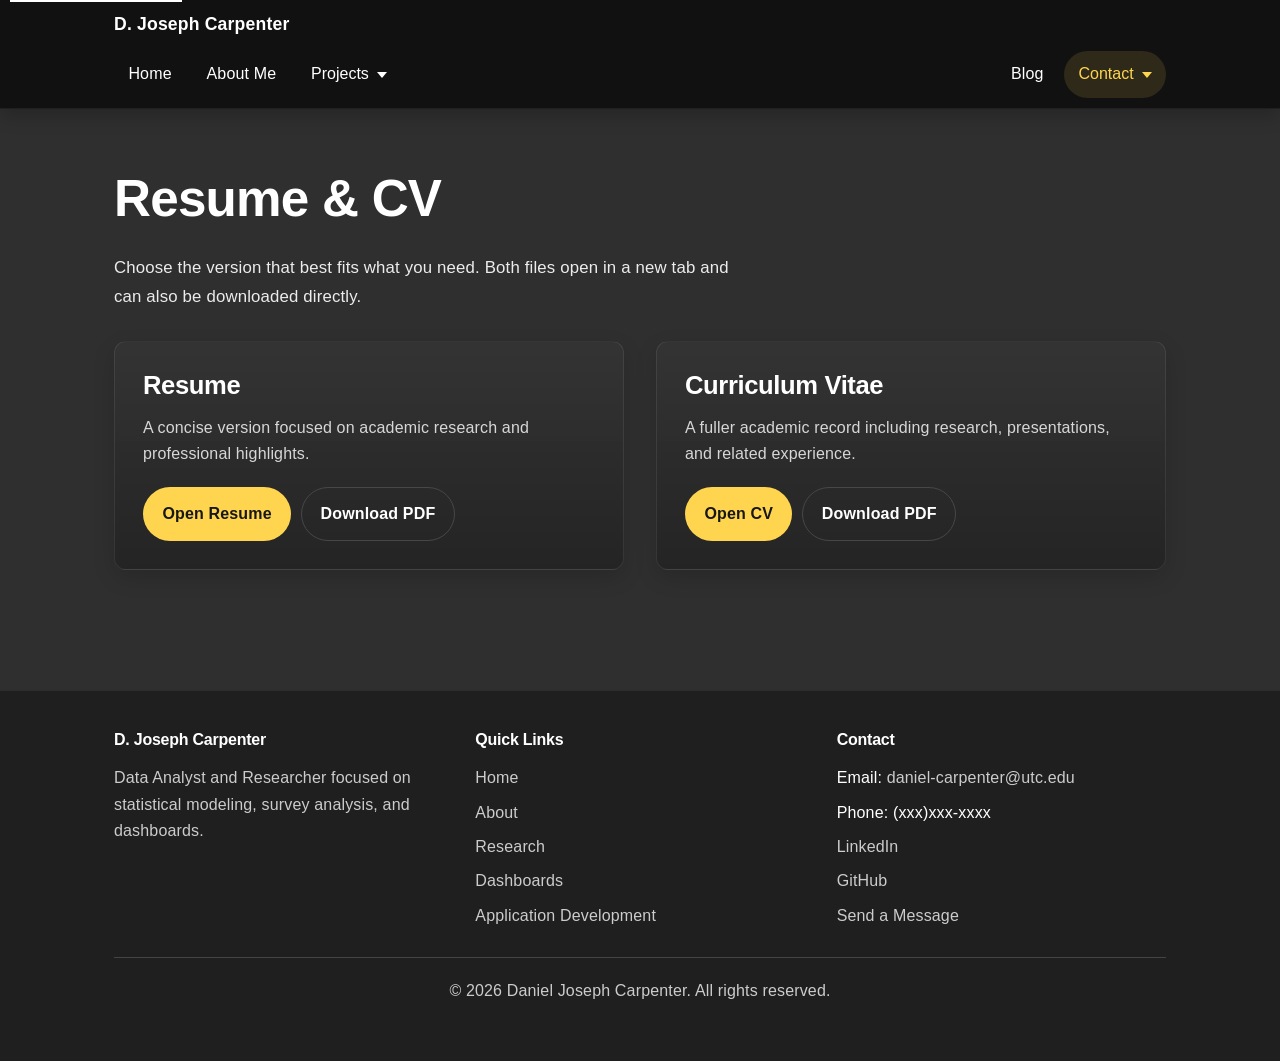
<file: Resume_CV.html>
<!DOCTYPE html>
<html lang="en">
	<head>
		<meta charset="utf-8">
		<meta name="viewport" content="width=device-width, initial-scale=1">
		<title>Resume & CV | D. Joseph Carpenter</title>
		<meta name="description" content="Resume and curriculum vitae downloads for D. Joseph Carpenter." />
		<meta name="theme-color" content="#111111">
		<meta property="og:title" content="Resume & CV | D. Joseph Carpenter">
		<meta property="og:description" content="Resume and curriculum vitae downloads for D. Joseph Carpenter.">
		<meta property="og:image" content="Headshot.jpg">
		<link rel="icon" type="image/png" href="UTC logo.png">
		<link rel="stylesheet" href="site.css">
		<style>
			.doc-card {height: 100%;}
			.doc-card p {color: #d7d7d7;}
			.doc-actions {margin-top: 20px; display: flex; flex-wrap: wrap; gap: 10px;}
			@media (max-width: 767px) {
				.doc-card {margin-bottom: 20px;}
				.doc-actions {display: grid; grid-template-columns: 1fr;}
			}
		</style>
	</head>
	<body>
		<a href="#main-content" class="skip-link">Skip to main content</a>
		<nav class="navbar navbar-inverse" aria-label="Primary">
		  <div class="container">
			<div class="navbar-header">
			  <button type="button" class="navbar-toggle collapsed" aria-controls="site-navbar" aria-expanded="false">
				<span class="sr-only">Toggle navigation</span>
				<span class="icon-bar"></span>
				<span class="icon-bar"></span>
				<span class="icon-bar"></span>
			  </button>
			  <a class="navbar-brand" href="index.html">D. Joseph Carpenter</a>
			</div>
			<div class="collapse navbar-collapse" id="site-navbar">
			  <ul class="nav navbar-nav">
				<li><a href="index.html">Home</a></li>
				<li><a href="About_me.html">About Me</a></li>
				<li class="dropdown">
					<button type="button" class="dropdown-toggle" aria-haspopup="true" aria-expanded="false">Projects <span class="caret" aria-hidden="true"></span></button>
					<ul class="dropdown-menu">
						<li><a href="Research.html">Research</a></li>
						<li><a href="Dashboards.html">Dashboards</a></li>
						<li><a href="appDev.html">Application Development</a></li>
					</ul>
				</li>
			  </ul>
			  <ul class="nav navbar-nav navbar-right">
				<li><a href="Blog.html">Blog</a></li>
				<li class="dropdown active">
					<button type="button" class="dropdown-toggle" aria-haspopup="true" aria-expanded="false">Contact <span class="caret" aria-hidden="true"></span></button>
					<ul class="dropdown-menu">
						<li><a href="Contact_Info.html">Contact Information</a></li>
						<li class="active"><a href="Resume_CV.html" aria-current="page">Resume/CV <span class="sr-only">(current)</span></a></li>
						<li><a href="https://www.linkedin.com/in/daniel-carpenter-a06634197/" target="_blank" rel="noopener noreferrer" aria-label="LinkedIn profile opens in a new tab">LinkedIn</a></li>
						<li><a href="https://github.com/Joe4747549" target="_blank" rel="noopener noreferrer" aria-label="GitHub profile opens in a new tab">GitHub</a></li>
						<li role="separator" class="divider"></li>
						<li><a href="Send_Message.html">Send a Message</a></li>
					</ul>
				</li>
			  </ul>
			</div>
		  </div>
		</nav>
		<main id="main-content">
			<div class="page-section">
				<div class="container">
					<h1>Resume &amp; CV</h1>
					<p class="page-intro">Choose the version that best fits what you need. Both files open in a new tab and can also be downloaded directly.</p>
					<div class="row">
						<div class="col-md-6">
							<section class="doc-card surface-card content-card" aria-labelledby="resume-title">
								<h2 id="resume-title">Resume</h2>
								<p>A concise version focused on academic research and professional highlights.</p>
								<div class="doc-actions">
									<a class="btn btn-primary" href="Academic Research Resume.pdf" target="_blank" rel="noopener noreferrer" aria-label="Open resume PDF in a new tab">Open Resume</a>
									<a class="btn btn-default" href="Academic Research Resume.pdf" download>Download PDF</a>
								</div>
							</section>
						</div>
						<div class="col-md-6">
							<section class="doc-card surface-card content-card" aria-labelledby="cv-title">
								<h2 id="cv-title">Curriculum Vitae</h2>
								<p>A fuller academic record including research, presentations, and related experience.</p>
								<div class="doc-actions">
									<a class="btn btn-primary" href="Current CV.pdf" target="_blank" rel="noopener noreferrer" aria-label="Open curriculum vitae PDF in a new tab">Open CV</a>
									<a class="btn btn-default" href="Current CV.pdf" download>Download PDF</a>
								</div>
							</section>
						</div>
					</div>
				</div>
			</div>
		</main>
		<footer class="footer">
			<div class="container">
				<div class="row">
					<div class="col-md-4">
						<h4>D. Joseph Carpenter</h4>
						<p>Data Analyst and Researcher focused on statistical modeling, survey analysis, and dashboards.</p>
					</div>
					<div class="col-md-4">
						<h4>Quick Links</h4>
						<ul class="footer-links">
							<li><a href="index.html">Home</a></li>
							<li><a href="About_me.html">About</a></li>
							<li><a href="Research.html">Research</a></li>
							<li><a href="Dashboards.html">Dashboards</a></li>
							<li><a href="appDev.html">Application Development</a></li>
						</ul>
					</div>
					<div class="col-md-4">
						<h4>Contact</h4>
						<ul class="footer-links">
							<li>Email: <a href="mailto:daniel-carpenter@utc.edu">daniel-carpenter@utc.edu</a></li>
							<li>Phone: (xxx)xxx-xxxx</li>
							<li><a href="https://www.linkedin.com/in/daniel-carpenter-a06634197/" target="_blank" rel="noopener noreferrer" aria-label="LinkedIn profile opens in a new tab">LinkedIn</a></li>
							<li><a href="https://github.com/Joe4747549" target="_blank" rel="noopener noreferrer" aria-label="GitHub profile opens in a new tab">GitHub</a></li>
							<li><a href="Send_Message.html">Send a Message</a></li>
						</ul>
					</div>
				</div>
				<hr>
				<div class="text-center">
					<p>&copy; 2026 Daniel Joseph Carpenter. All rights reserved.</p>
				</div>
			</div>
		</footer>
		<script src="site.js"></script>
	</body>
</html>
</file>
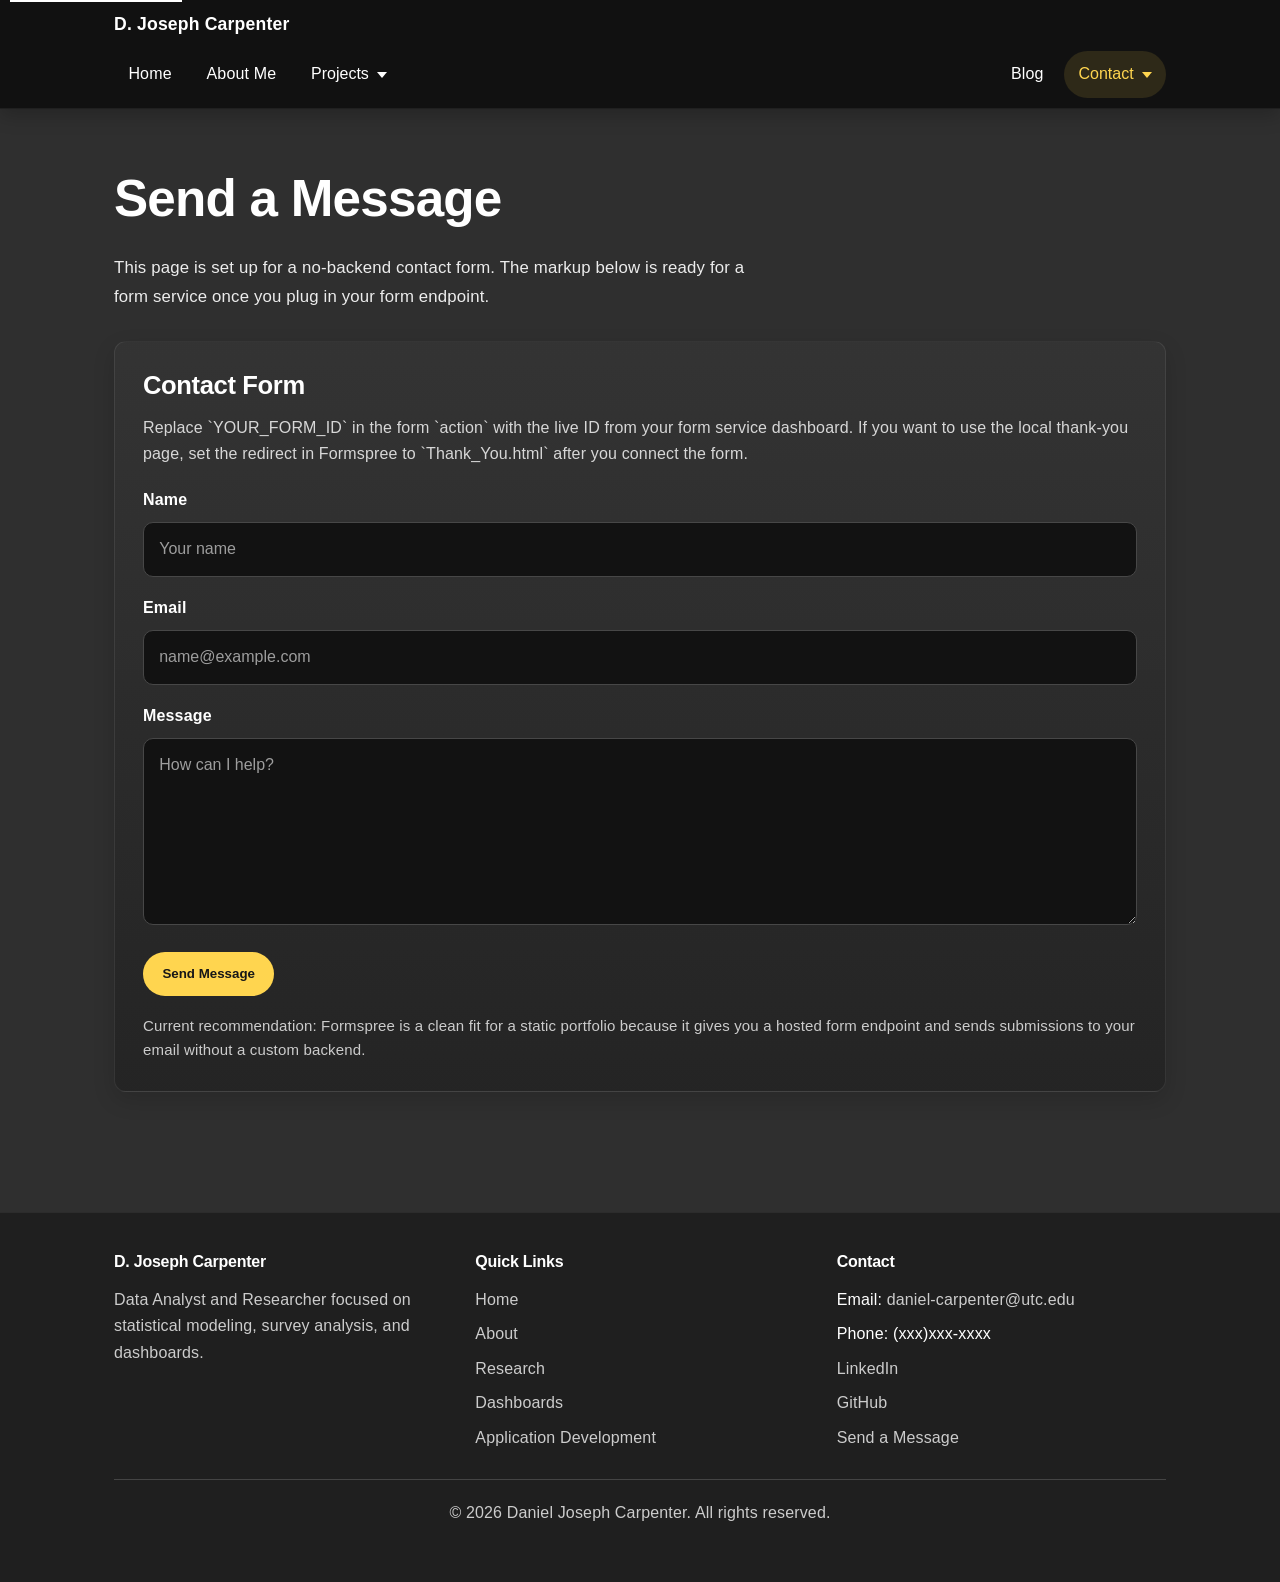
<file: Send_Message.html>
<!DOCTYPE html>
<html lang="en">
	<head>
		<meta charset="utf-8">
		<meta name="viewport" content="width=device-width, initial-scale=1">
		<title>Send a Message | D. Joseph Carpenter</title>
		<meta name="description" content="Contact form for sending a message to D. Joseph Carpenter." />
		<meta name="theme-color" content="#111111">
		<meta property="og:title" content="Send a Message | D. Joseph Carpenter">
		<meta property="og:description" content="Contact form for sending a message to D. Joseph Carpenter.">
		<meta property="og:image" content="Headshot.jpg">
		<link rel="icon" type="image/png" href="UTC logo.png">
		<link rel="stylesheet" href="site.css">
		<style>
			.contact-form label {display: block; margin-bottom: 8px; font-weight: 600;}
			.contact-form .form-control {margin-bottom: 18px;}
			.form-note {color: #d7d7d7; margin-bottom: 20px;}
			.service-note {margin-top: 18px; color: #cccccc; font-size: 15px;}
		</style>
	</head>
	<body>
		<a href="#main-content" class="skip-link">Skip to main content</a>
		<nav class="navbar navbar-inverse" aria-label="Primary">
		  <div class="container">
			<div class="navbar-header">
			  <button type="button" class="navbar-toggle collapsed" aria-controls="site-navbar" aria-expanded="false">
				<span class="sr-only">Toggle navigation</span>
				<span class="icon-bar"></span>
				<span class="icon-bar"></span>
				<span class="icon-bar"></span>
			  </button>
			  <a class="navbar-brand" href="index.html">D. Joseph Carpenter</a>
			</div>
			<div class="collapse navbar-collapse" id="site-navbar">
			  <ul class="nav navbar-nav">
				<li><a href="index.html">Home</a></li>
				<li><a href="About_me.html">About Me</a></li>
				<li class="dropdown">
					<button type="button" class="dropdown-toggle" aria-haspopup="true" aria-expanded="false">Projects <span class="caret" aria-hidden="true"></span></button>
					<ul class="dropdown-menu">
						<li><a href="Research.html">Research</a></li>
						<li><a href="Dashboards.html">Dashboards</a></li>
						<li><a href="appDev.html">Application Development</a></li>
					</ul>
				</li>
			  </ul>
			  <ul class="nav navbar-nav navbar-right">
				<li><a href="Blog.html">Blog</a></li>
				<li class="dropdown active">
					<button type="button" class="dropdown-toggle" aria-haspopup="true" aria-expanded="false">Contact <span class="caret" aria-hidden="true"></span></button>
					<ul class="dropdown-menu">
						<li><a href="Contact_Info.html">Contact Information</a></li>
						<li><a href="Resume_CV.html">Resume/CV</a></li>
						<li><a href="https://www.linkedin.com/in/daniel-carpenter-a06634197/" target="_blank" rel="noopener noreferrer" aria-label="LinkedIn profile opens in a new tab">LinkedIn</a></li>
						<li><a href="https://github.com/Joe4747549" target="_blank" rel="noopener noreferrer" aria-label="GitHub profile opens in a new tab">GitHub</a></li>
						<li role="separator" class="divider"></li>
						<li class="active"><a href="Send_Message.html" aria-current="page">Send a Message <span class="sr-only">(current)</span></a></li>
					</ul>
				</li>
			  </ul>
			</div>
		  </div>
		</nav>
		<main id="main-content">
			<div class="page-section">
				<div class="container">
					<h1>Send a Message</h1>
					<p class="page-intro">This page is set up for a no-backend contact form. The markup below is ready for a form service once you plug in your form endpoint.</p>
					<section class="form-card surface-card content-card" aria-labelledby="contact-form-title">
						<h2 id="contact-form-title">Contact Form</h2>
						<p class="form-note" id="form-instructions">Replace `YOUR_FORM_ID` in the form `action` with the live ID from your form service dashboard. If you want to use the local thank-you page, set the redirect in Formspree to `Thank_You.html` after you connect the form.</p>
						<form action="https://formspree.io/f/YOUR_FORM_ID" method="POST" class="contact-form" aria-describedby="form-instructions service-note">
							<input type="hidden" name="_subject" value="New portfolio message from D. Joseph Carpenter site">
							<div class="form-group">
								<label for="name">Name</label>
								<input class="form-control" id="name" name="name" type="text" placeholder="Your name" autocomplete="name" required>
							</div>
							<div class="form-group">
								<label for="email">Email</label>
								<input class="form-control" id="email" name="email" type="email" placeholder="name@example.com" autocomplete="email" inputmode="email" required>
							</div>
							<div class="form-group">
								<label for="message">Message</label>
								<textarea class="form-control" id="message" name="message" rows="6" placeholder="How can I help?" autocomplete="off" required></textarea>
							</div>
							<button class="btn btn-primary" type="submit">Send Message</button>
						</form>
						<p class="service-note" id="service-note">Current recommendation: Formspree is a clean fit for a static portfolio because it gives you a hosted form endpoint and sends submissions to your email without a custom backend.</p>
					</section>
				</div>
			</div>
		</main>
		<footer class="footer">
			<div class="container">
				<div class="row">
					<div class="col-md-4">
						<h4>D. Joseph Carpenter</h4>
						<p>Data Analyst and Researcher focused on statistical modeling, survey analysis, and dashboards.</p>
					</div>
					<div class="col-md-4">
						<h4>Quick Links</h4>
						<ul class="footer-links">
							<li><a href="index.html">Home</a></li>
							<li><a href="About_me.html">About</a></li>
							<li><a href="Research.html">Research</a></li>
							<li><a href="Dashboards.html">Dashboards</a></li>
							<li><a href="appDev.html">Application Development</a></li>
						</ul>
					</div>
					<div class="col-md-4">
						<h4>Contact</h4>
						<ul class="footer-links">
							<li>Email: <a href="mailto:daniel-carpenter@utc.edu">daniel-carpenter@utc.edu</a></li>
							<li>Phone: (xxx)xxx-xxxx</li>
							<li><a href="https://www.linkedin.com/in/daniel-carpenter-a06634197/" target="_blank" rel="noopener noreferrer" aria-label="LinkedIn profile opens in a new tab">LinkedIn</a></li>
							<li><a href="https://github.com/Joe4747549" target="_blank" rel="noopener noreferrer" aria-label="GitHub profile opens in a new tab">GitHub</a></li>
							<li><a href="Send_Message.html">Send a Message</a></li>
						</ul>
					</div>
				</div>
				<hr>
				<div class="text-center">
					<p>&copy; 2026 Daniel Joseph Carpenter. All rights reserved.</p>
				</div>
			</div>
		</footer>
		<script src="site.js"></script>
	</body>
</html>
</file>
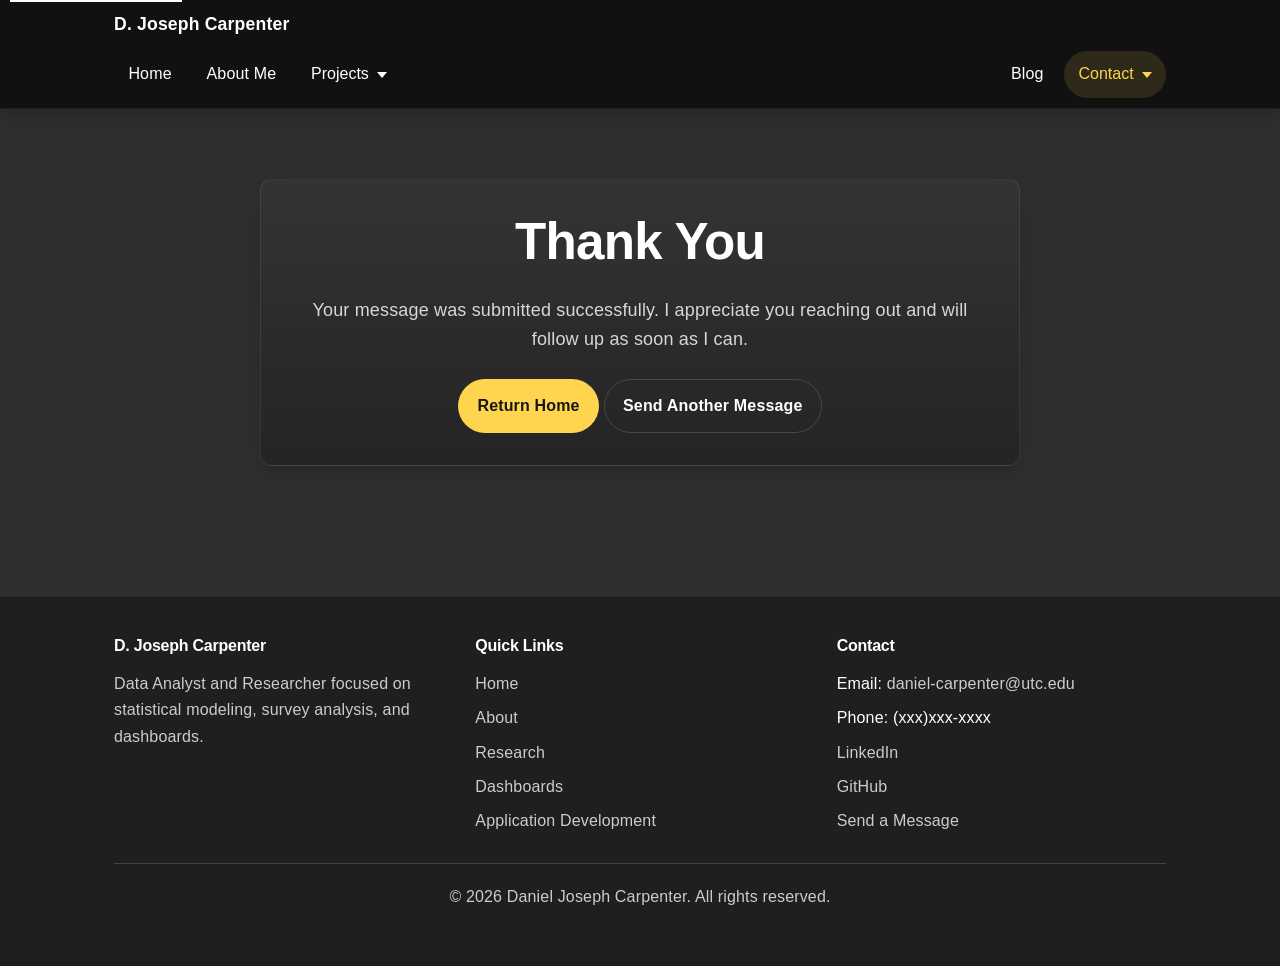
<file: Thank_You.html>
<!DOCTYPE html>
<html lang="en">
	<head>
		<meta charset="utf-8">
		<meta name="viewport" content="width=device-width, initial-scale=1">
		<title>Thank You | D. Joseph Carpenter</title>
		<meta name="description" content="Confirmation page for successful contact form submissions." />
		<meta name="theme-color" content="#111111">
		<meta property="og:title" content="Thank You | D. Joseph Carpenter">
		<meta property="og:description" content="Confirmation page for successful contact form submissions.">
		<meta property="og:image" content="Headshot.jpg">
		<link rel="icon" type="image/png" href="UTC logo.png">
		<link rel="stylesheet" href="site.css">
		<style>
			.page-section {padding: 70px 0;}
			.thanks-card {max-width: 760px; margin: 0 auto; text-align: center; padding: 32px;}
			.thanks-card p {color: #d7d7d7; font-size: 18px; margin: 16px 0 24px;}
			@media (max-width: 767px) {
				.page-section {padding: 40px 0;}
				.thanks-card {padding: 22px;}
				.thanks-card p {font-size: 16px;}
			}
		</style>
	</head>
	<body>
		<a href="#main-content" class="skip-link">Skip to main content</a>
		<nav class="navbar navbar-inverse" aria-label="Primary">
		  <div class="container">
			<div class="navbar-header">
			  <button type="button" class="navbar-toggle collapsed" aria-controls="site-navbar" aria-expanded="false">
				<span class="sr-only">Toggle navigation</span>
				<span class="icon-bar"></span>
				<span class="icon-bar"></span>
				<span class="icon-bar"></span>
			  </button>
			  <a class="navbar-brand" href="index.html">D. Joseph Carpenter</a>
			</div>
			<div class="collapse navbar-collapse" id="site-navbar">
			  <ul class="nav navbar-nav">
				<li><a href="index.html">Home</a></li>
				<li><a href="About_me.html">About Me</a></li>
				<li class="dropdown">
					<button type="button" class="dropdown-toggle" aria-haspopup="true" aria-expanded="false">Projects <span class="caret" aria-hidden="true"></span></button>
					<ul class="dropdown-menu">
						<li><a href="Research.html">Research</a></li>
						<li><a href="Dashboards.html">Dashboards</a></li>
						<li><a href="appDev.html">Application Development</a></li>
					</ul>
				</li>
			  </ul>
			  <ul class="nav navbar-nav navbar-right">
				<li><a href="Blog.html">Blog</a></li>
				<li class="dropdown active">
					<button type="button" class="dropdown-toggle" aria-haspopup="true" aria-expanded="false">Contact <span class="caret" aria-hidden="true"></span></button>
					<ul class="dropdown-menu">
						<li><a href="Contact_Info.html">Contact Information</a></li>
						<li><a href="Resume_CV.html">Resume/CV</a></li>
						<li><a href="https://www.linkedin.com/in/daniel-carpenter-a06634197/" target="_blank" rel="noopener noreferrer" aria-label="LinkedIn profile opens in a new tab">LinkedIn</a></li>
						<li><a href="https://github.com/Joe4747549" target="_blank" rel="noopener noreferrer" aria-label="GitHub profile opens in a new tab">GitHub</a></li>
						<li role="separator" class="divider"></li>
						<li><a href="Send_Message.html">Send a Message</a></li>
					</ul>
				</li>
			  </ul>
			</div>
		  </div>
		</nav>
		<main id="main-content">
			<div class="page-section">
				<div class="container">
					<section class="thanks-card surface-card content-card" aria-labelledby="thanks-title">
						<h1 id="thanks-title">Thank You</h1>
						<p>Your message was submitted successfully. I appreciate you reaching out and will follow up as soon as I can.</p>
						<a class="btn btn-primary" href="index.html">Return Home</a>
						<a class="btn btn-default" href="Send_Message.html">Send Another Message</a>
					</section>
				</div>
			</div>
		</main>
		<footer class="footer">
			<div class="container">
				<div class="row">
					<div class="col-md-4">
						<h4>D. Joseph Carpenter</h4>
						<p>Data Analyst and Researcher focused on statistical modeling, survey analysis, and dashboards.</p>
					</div>
					<div class="col-md-4">
						<h4>Quick Links</h4>
						<ul class="footer-links">
							<li><a href="index.html">Home</a></li>
							<li><a href="About_me.html">About</a></li>
							<li><a href="Research.html">Research</a></li>
							<li><a href="Dashboards.html">Dashboards</a></li>
							<li><a href="appDev.html">Application Development</a></li>
						</ul>
					</div>
					<div class="col-md-4">
						<h4>Contact</h4>
						<ul class="footer-links">
							<li>Email: <a href="mailto:daniel-carpenter@utc.edu">daniel-carpenter@utc.edu</a></li>
							<li>Phone: (xxx)xxx-xxxx</li>
							<li><a href="https://www.linkedin.com/in/daniel-carpenter-a06634197/" target="_blank" rel="noopener noreferrer" aria-label="LinkedIn profile opens in a new tab">LinkedIn</a></li>
							<li><a href="https://github.com/Joe4747549" target="_blank" rel="noopener noreferrer" aria-label="GitHub profile opens in a new tab">GitHub</a></li>
							<li><a href="Send_Message.html">Send a Message</a></li>
						</ul>
					</div>
				</div>
				<hr>
				<div class="text-center">
					<p>&copy; 2026 Daniel Joseph Carpenter. All rights reserved.</p>
				</div>
			</div>
		</footer>
		<script src="site.js"></script>
	</body>
</html>
</file>
<file: site.css>
:root {
    --bg: #2f2f2f;
    --surface: #242424;
    --surface-2: #1f1f1f;
    --surface-3: #151515;
    --surface-4: #111111;
    --border: #3d3d3d;
    --border-strong: #474747;
    --text: #ffffff;
    --muted: #d7d7d7;
    --muted-2: #cccccc;
    --accent: #ffd54f;
    --accent-soft: rgba(255, 213, 79, 0.12);
    --max-width: 1100px;
    --radius: 12px;
    --shadow: 0 12px 30px rgba(0, 0, 0, 0.18);
    --shadow-soft: 0 8px 22px rgba(0, 0, 0, 0.14);
    --font-body: "Segoe UI", Tahoma, Geneva, Verdana, sans-serif;
    --font-heading: "Trebuchet MS", "Segoe UI", Tahoma, Geneva, Verdana, sans-serif;
}

*,
*::before,
*::after {
    box-sizing: border-box;
}

html {
    font-size: 16px;
}

body {
    margin: 0;
    background-color: var(--bg);
    color: var(--text);
    line-height: 1.65;
    overflow-x: hidden;
    font-family: var(--font-body);
    letter-spacing: 0.01em;
}

a {
    color: var(--muted-2);
    text-decoration: none;
}

a:hover {
    color: var(--text);
}

a:focus,
button:focus,
input:focus,
textarea:focus {
    outline: 3px solid var(--accent);
    outline-offset: 2px;
}

img {
    display: block;
    max-width: 100%;
}

h1,
h2,
h3,
h4 {
    line-height: 1.18;
    margin-top: 0;
    font-family: var(--font-heading);
    font-weight: 700;
    letter-spacing: -0.015em;
    text-wrap: balance;
}

h1 {
    font-size: clamp(2.25rem, 4vw, 3.2rem);
    margin-bottom: 0.45em;
}

h2 {
    font-size: clamp(1.45rem, 2vw, 2rem);
    margin-bottom: 0.55em;
}

h3 {
    font-size: 1.2rem;
    margin-bottom: 0.55em;
}

h4 {
    font-size: 1rem;
    margin-bottom: 0.65em;
}

p,
ul {
    margin-top: 0;
    margin-bottom: 1rem;
}

main {
    display: block;
}

.skip-link {
    position: absolute;
    top: -40px;
    left: 10px;
    background: #ffffff;
    color: #000000;
    padding: 8px 12px;
    z-index: 1000;
}

.skip-link:focus {
    top: 10px;
}

.sr-only {
    position: absolute;
    width: 1px;
    height: 1px;
    padding: 0;
    margin: -1px;
    overflow: hidden;
    clip: rect(0, 0, 0, 0);
    white-space: nowrap;
    border: 0;
}

.container {
    width: min(100%, var(--max-width));
    margin: 0 auto;
    padding-left: 24px;
    padding-right: 24px;
}

.row {
    display: flex;
    flex-wrap: wrap;
    margin-left: -16px;
    margin-right: -16px;
}

[class^="col-"],
[class*=" col-"] {
    width: 100%;
    padding-left: 16px;
    padding-right: 16px;
}

.col-md-4 {
    width: 33.3333%;
}

.col-md-5 {
    width: 41.6667%;
}

.col-md-6 {
    width: 50%;
}

.col-md-7 {
    width: 58.3333%;
}

.col-md-8 {
    width: 66.6667%;
}

.text-center {
    text-align: center;
}

.btn {
    display: inline-flex;
    align-items: center;
    justify-content: center;
    min-height: 44px;
    padding: 0.8rem 1.15rem;
    border: 1px solid transparent;
    border-radius: 999px;
    font-weight: 700;
    cursor: pointer;
    transition: background-color 0.2s ease, color 0.2s ease, border-color 0.2s ease, transform 0.2s ease;
}

.button-row {
    display: flex;
    flex-wrap: wrap;
    gap: 12px;
    margin-top: 20px;
}

.btn:hover {
    transform: translateY(-1px);
}

.btn-primary {
    background-color: var(--accent);
    color: #171717;
}

.btn-primary:hover,
.btn-primary:focus {
    color: #171717;
    background-color: #ffe27a;
}

.btn-default {
    background-color: transparent;
    color: var(--text);
    border-color: var(--border-strong);
}

.btn-default:hover,
.btn-default:focus {
    color: var(--text);
    background-color: var(--surface-3);
}

.btn-disabled,
.btn:disabled {
    opacity: 0.68;
    cursor: not-allowed;
    transform: none;
    pointer-events: none;
}

.btn-disabled:hover,
.btn-disabled:focus,
.btn:disabled:hover,
.btn:disabled:focus {
    color: inherit;
    background-color: inherit;
    transform: none;
}

.form-group {
    margin-bottom: 0;
}

.form-control {
    width: 100%;
    min-height: 46px;
    padding: 0.85rem 0.95rem;
    border: 1px solid var(--border-strong);
    border-radius: 10px;
    background-color: #121212;
    color: var(--text);
    font: inherit;
}

.form-control::placeholder {
    color: #9d9d9d;
}

.form-control:focus {
    border-color: var(--accent);
    box-shadow: 0 0 0 2px rgba(255, 213, 79, 0.2);
}

textarea.form-control {
    resize: vertical;
}

.navbar {
    position: sticky;
    top: 0;
    z-index: 30;
    margin-bottom: 0;
    background-color: var(--surface-4);
    border-bottom: 1px solid #202020;
    box-shadow: 0 6px 18px rgba(0, 0, 0, 0.22);
    backdrop-filter: blur(10px);
}

.navbar-inverse {
    background-color: var(--surface-4);
}

.navbar .container {
    display: flex;
    flex-wrap: wrap;
    align-items: center;
    justify-content: space-between;
    gap: 12px;
    padding-top: 10px;
    padding-bottom: 10px;
}

.navbar-header {
    display: flex;
    align-items: center;
    justify-content: space-between;
    gap: 16px;
    width: 100%;
}

.navbar-brand {
    color: var(--text);
    font-size: 1.1rem;
    font-weight: 700;
    letter-spacing: 0.01em;
}

.navbar-brand:hover,
.navbar-brand:focus {
    color: var(--accent);
}

.navbar-toggle {
    display: none;
    align-items: center;
    justify-content: center;
    flex-direction: column;
    gap: 4px;
    width: 44px;
    height: 44px;
    padding: 0;
    border: 1px solid var(--border-strong);
    border-radius: 10px;
    background: transparent;
}

.navbar-toggle .icon-bar {
    display: block;
    width: 20px;
    height: 2px;
    background-color: var(--text);
    border-radius: 999px;
}

.navbar-collapse {
    display: flex;
    align-items: center;
    justify-content: space-between;
    gap: 20px;
    flex: 1 1 100%;
}

.nav {
    display: flex;
    align-items: center;
    flex-wrap: wrap;
    gap: 6px;
    list-style: none;
    margin: 0;
    padding: 0;
}

.navbar-right {
    margin-left: auto;
}

.nav > li {
    position: relative;
}

.nav > li > a,
.dropdown-toggle {
    display: inline-flex;
    align-items: center;
    gap: 8px;
    min-height: 44px;
    padding: 0.65rem 0.9rem;
    color: var(--text);
    font-weight: 600;
    border: 0;
    border-radius: 999px;
    background: transparent;
    font: inherit;
    cursor: pointer;
    transition: color 0.2s ease, background-color 0.2s ease;
}

.nav > li > a:hover,
.nav > li > a:focus,
.dropdown-toggle:hover,
.dropdown-toggle:focus,
.nav > .active > a,
.nav > .active > .dropdown-toggle {
    color: var(--accent);
    background-color: var(--accent-soft);
}

.dropdown-toggle[aria-expanded="true"] {
    color: var(--accent);
}

.caret {
    display: inline-block;
    width: 0;
    height: 0;
    border-left: 5px solid transparent;
    border-right: 5px solid transparent;
    border-top: 6px solid currentColor;
}

.dropdown-menu {
    position: absolute;
    top: calc(100% + 8px);
    left: 0;
    min-width: 220px;
    margin: 0;
    padding: 8px;
    list-style: none;
    border: 1px solid #2a2a2a;
    border-radius: 14px;
    background-color: #1a1a1a;
    box-shadow: var(--shadow);
    display: none;
}

.dropdown-menu > li > a {
    display: block;
    padding: 0.7rem 0.85rem;
    color: var(--text);
    border-radius: 10px;
}

.dropdown-menu > li > a:hover,
.dropdown-menu > li > a:focus {
    background-color: var(--accent-soft);
    color: var(--accent);
}

.dropdown.open > .dropdown-menu {
    display: block;
}

.divider {
    height: 1px;
    margin: 8px 4px;
    background-color: var(--border);
}

.footer {
    background-color: var(--surface-2);
    color: var(--text);
    padding: 40px 0;
    margin-top: 60px;
    border-top: 1px solid #2c2c2c;
}

.footer h4 {
    margin-bottom: 15px;
}

.footer p,
.footer a {
    color: var(--muted-2);
}

.footer a:hover,
.footer a:focus {
    color: var(--text);
}

.footer-links {
    list-style: none;
    padding: 0;
    margin-bottom: 0;
}

.footer-links li {
    margin-bottom: 8px;
}

.page-section {
    padding: 60px 0;
}

.page-section-tight {
    padding: 40px 0;
}

.page-intro {
    font-size: 1.05rem;
    color: #ececec;
    margin-bottom: 30px;
    max-width: 68ch;
    line-height: 1.75;
}

.hero-title,
.page-title {
    max-width: 14ch;
}

.hero-subtitle,
.research-intro {
    font-size: 1.05rem;
    color: #e3e3e3;
    line-height: 1.75;
    max-width: 72ch;
}

.eyebrow {
    display: inline-block;
    margin-bottom: 14px;
    color: var(--accent);
    font-size: 0.78rem;
    font-weight: 700;
    letter-spacing: 0.12em;
    text-transform: uppercase;
}

.surface-card {
    background: linear-gradient(180deg, rgba(52, 52, 52, 0.95) 0%, rgba(36, 36, 36, 0.98) 100%);
    border: 1px solid rgba(255, 255, 255, 0.08);
    border-radius: var(--radius);
    box-shadow: var(--shadow-soft);
    transition: transform 0.2s ease, border-color 0.2s ease, box-shadow 0.2s ease;
}

.surface-card:hover {
    transform: translateY(-2px);
    border-color: rgba(255, 213, 79, 0.22);
    box-shadow: 0 16px 34px rgba(0, 0, 0, 0.2);
}

.content-card {
    padding: 28px;
}

.content-card h2,
.content-card h3 {
    margin-top: 0;
    margin-bottom: 14px;
}

.content-card p:last-child,
.content-card ul:last-child {
    margin-bottom: 0;
}

.muted-text {
    color: var(--muted);
}

.footer hr {
    border: 0;
    border-top: 1px solid #444444;
    margin: 20px 0;
}

@media (max-width: 900px) {
    .col-md-4,
    .col-md-5,
    .col-md-6,
    .col-md-7,
    .col-md-8 {
        width: 100%;
    }
}

@media (max-width: 767px) {
    body {
        font-size: 16px;
    }

    h1 {
        font-size: 2.2rem;
        line-height: 1.2;
    }

    h2 {
        font-size: 1.55rem;
        line-height: 1.3;
    }

    .container {
        padding-left: 20px;
        padding-right: 20px;
    }

    .navbar .container {
        padding-top: 10px;
        padding-bottom: 10px;
    }

    .navbar-header {
        width: 100%;
        padding-bottom: 0;
    }

    .navbar-toggle {
        display: inline-flex;
    }

    .navbar-collapse {
        display: none;
        width: 100%;
        flex-direction: column;
        align-items: stretch;
        border-top: 1px solid #2b2b2b;
        padding-top: 12px;
    }

    .navbar-collapse.is-open {
        display: flex;
    }

    .navbar-brand {
        max-width: 80%;
        line-height: 1.25;
    }

    .nav {
        width: 100%;
        flex-direction: column;
        align-items: stretch;
        gap: 2px;
    }

    .navbar-right {
        margin-left: 0;
    }

    .nav > li > a,
    .dropdown-toggle,
    .dropdown-menu > li > a {
        width: 100%;
        justify-content: space-between;
        padding-top: 12px;
        padding-bottom: 12px;
        border-radius: 10px;
    }

    .dropdown-menu {
        position: static;
        min-width: 0;
        width: 100%;
        margin-top: 4px;
        box-shadow: none;
        border: 0;
        background-color: var(--surface-3);
    }

    .footer {
        padding: 30px 0;
        margin-top: 40px;
    }

    .footer .col-md-4 {
        margin-bottom: 25px;
    }

    .btn {
        width: 100%;
    }

    .button-row {
        display: grid;
        grid-template-columns: 1fr;
    }

    .page-section {
        padding: 35px 0;
    }

    .page-section-tight {
        padding: 24px 0;
    }

    .page-intro {
        font-size: 1rem;
        margin-bottom: 24px;
    }

    .content-card {
        padding: 20px;
    }
}
</file>
